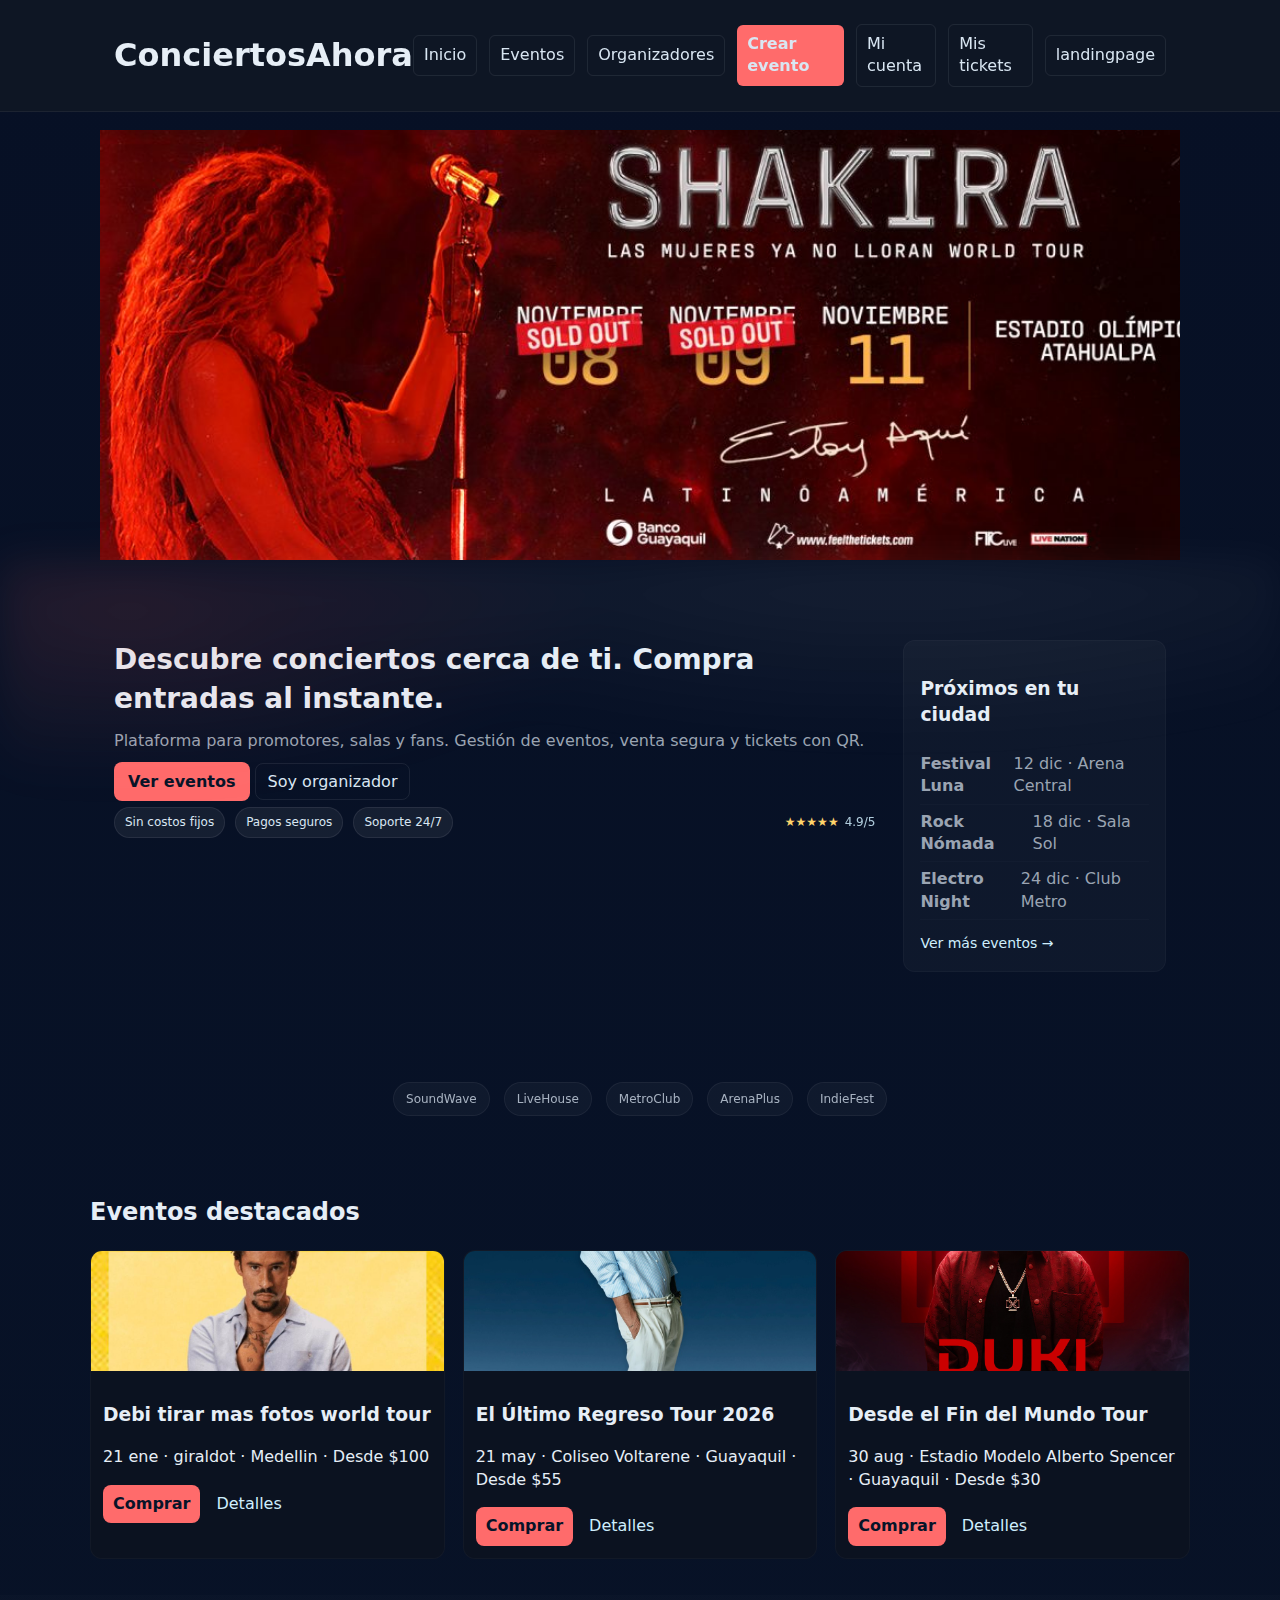
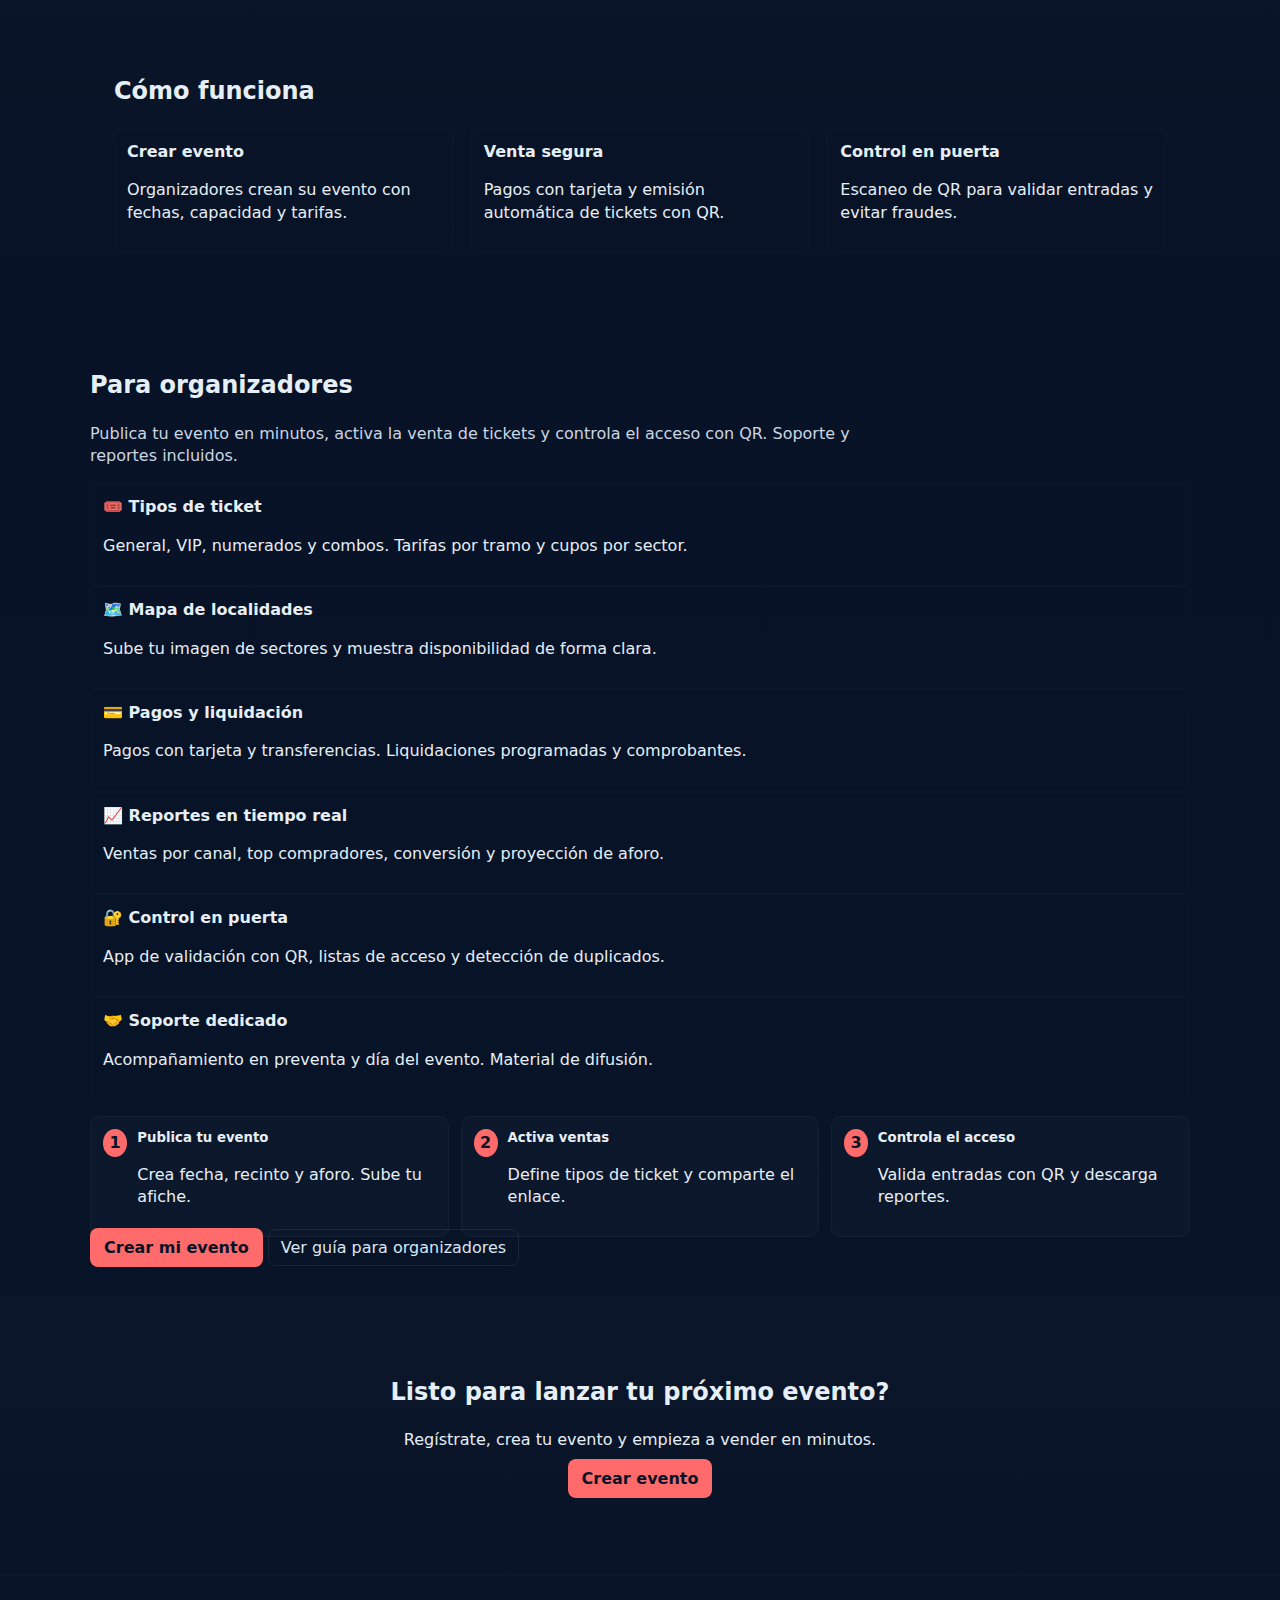
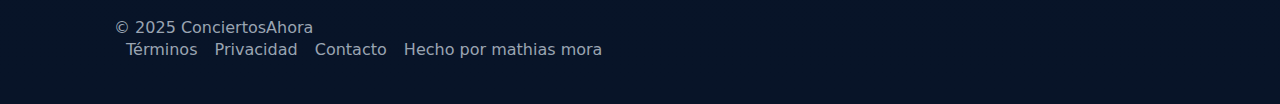
<file: index.html>
<!doctype html>
<html lang="es">
<head>
  <meta charset="utf-8" />
  <meta name="viewport" content="width=device-width,initial-scale=1" />
  <title>ConciertosAhora — Eventos y Venta de Boletos</title>
  <link rel="stylesheet" href="css/nav.css" />
  <link rel="stylesheet" href="css/index.css" />
</head>
<body>
  <header class="site-header">
    <div class="container">
      <h1 class="logo">ConciertosAhora</h1>
      <nav class="nav">
        <a href="index.html" class="btn-outline">Inicio</a>
        <a href="events.html" class="btn-outline">Eventos</a>
        <a href="organizers.html" class="btn-outline">Organizadores</a>
        <a href="create-event.html" class="btn">Crear evento</a>
        <a href="account.html" class="btn-outline">Mi cuenta</a>
        <a href="tickets.html" class="btn-outline">Mis tickets</a>
        <a href="landingpage/index.html" class="btn-outline">landingpage</a>
      </nav>
      <button class="menu-toggle" aria-label="Abrir menú">☰</button>
    </div>
  </header>
  <section class="banner-rotator" aria-label="Promociones destacadas">
    <div class="banner-track">
      <img src="img/11NOV-banner_1519x600--985x430.jpg" alt="Promo noviembre" class="active" />
      <img src="img/AFRODISE_banner_1519x600-985x430.jpg" alt="Afrodise Festival" />
      <img src="img/Banner-home-web-RH-985x430.jpg" alt="Rock Hits" />
      <img src="img/8bbade14-7c9b-41a6-9f65-cb9c1577f7ed.jpeg" alt="Destacado especial" />
    </div>
  </section>

  <main>
    <section class="hero">
      <div class="hero-glow"></div>
      <div class="container hero-inner">
        <div>
          <h2>Descubre conciertos cerca de ti. Compra entradas al instante.</h2>
          <p>Plataforma para promotores, salas y fans. Gestión de eventos, venta segura y tickets con QR.</p>
          <div class="cta-row">
            <a href="events.html" class="btn">Ver eventos</a>
            <a href="#organizer" class="btn-outline">Soy organizador</a>
          </div>

          <div class="trust-row">
            <span class="pill">Sin costos fijos</span>
            <span class="pill">Pagos seguros</span>
            <span class="pill">Soporte 24/7</span>
            <span class="stars" aria-label="Calificación 4.9 de 5">
              ★★★★★ <em>4.9/5</em>
            </span>
          </div>
        </div>
        <div class="hero-card">
          <h3>Próximos en tu ciudad</h3>
          <ul class="mini-events">
            <li>
              <strong>Festival Luna</strong>
              <span>12 dic · Arena Central</span>
            </li>
            <li>
              <strong>Rock Nómada</strong>
              <span>18 dic · Sala Sol</span>
            </li>
            <li>
              <strong>Electro Night</strong>
              <span>24 dic · Club Metro</span>
            </li>
          </ul>
          <a href="events.html" class="link">Ver más eventos →</a>
        </div>
      </div>
    </section>

    <section class="logo-strip" aria-label="Marcas que confían">
      <div class="container logos">
        <span class="logo-pill">SoundWave</span>
        <span class="logo-pill">LiveHouse</span>
        <span class="logo-pill">MetroClub</span>
        <span class="logo-pill">ArenaPlus</span>
        <span class="logo-pill">IndieFest</span>
      </div>
    </section>

    <section id="events" class="container section">
      <h2>Eventos destacados</h2>
      <div class="grid" data-index-events>
        <div class="loading">Cargando eventos...</div>
      </div>
    </section>

    <section id="how" class="section alt">
      <div class="container">
        <h2>Cómo funciona</h2>
        <div class="features">
          <div class="feature">
            <h4>Crear evento</h4>
            <p>Organizadores crean su evento con fechas, capacidad y tarifas.</p>
          </div>
          <div class="feature">
            <h4>Venta segura</h4>
            <p>Pagos con tarjeta y emisión automática de tickets con QR.</p>
          </div>
          <div class="feature">
            <h4>Control en puerta</h4>
            <p>Escaneo de QR para validar entradas y evitar fraudes.</p>
          </div>
        </div>
      </div>
    </section>

    <section id="organizer" class="container section">
      <h2>Para organizadores</h2>
      <p class="lead">Publica tu evento en minutos, activa la venta de tickets y controla el acceso con QR. Soporte y reportes incluidos.</p>

      <div class="organizers-grid">
        <article class="feature">
          <h4>🎟️ Tipos de ticket</h4>
          <p>General, VIP, numerados y combos. Tarifas por tramo y cupos por sector.</p>
        </article>
        <article class="feature">
          <h4>🗺️ Mapa de localidades</h4>
          <p>Sube tu imagen de sectores y muestra disponibilidad de forma clara.</p>
        </article>
        <article class="feature">
          <h4>💳 Pagos y liquidación</h4>
          <p>Pagos con tarjeta y transferencias. Liquidaciones programadas y comprobantes.</p>
        </article>
        <article class="feature">
          <h4>📈 Reportes en tiempo real</h4>
          <p>Ventas por canal, top compradores, conversión y proyección de aforo.</p>
        </article>
        <article class="feature">
          <h4>🔐 Control en puerta</h4>
          <p>App de validación con QR, listas de acceso y detección de duplicados.</p>
        </article>
        <article class="feature">
          <h4>🤝 Soporte dedicado</h4>
          <p>Acompañamiento en preventa y día del evento. Material de difusión.</p>
        </article>
      </div>


      <div class="steps">
        <div class="step"><span class="num">1</span><div><h5>Publica tu evento</h5><p>Crea fecha, recinto y aforo. Sube tu afiche.</p></div></div>
        <div class="step"><span class="num">2</span><div><h5>Activa ventas</h5><p>Define tipos de ticket y comparte el enlace.</p></div></div>
        <div class="step"><span class="num">3</span><div><h5>Controla el acceso</h5><p>Valida entradas con QR y descarga reportes.</p></div></div>
      </div>

      <div class="cta-row">
        <a href="create-event.html" class="btn">Crear mi evento</a>
        <a href="organizers.html" class="btn-outline">Ver guía para organizadores</a>
      </div>
    </section>

    <section id="cta" class="section cta">
      <div class="container">
        <h2>Listo para lanzar tu próximo evento?</h2>
        <p>Regístrate, crea tu evento y empieza a vender en minutos.</p>
        <a href="#" class="btn">Crear evento</a>
      </div>
    </section>
  </main>

  <footer class="site-footer">
    <div class="container">
      <div>© 2025 ConciertosAhora</div>
      <div class="foot-links">
        <a href="#">Términos</a>
        <a href="#">Privacidad</a>
        <a href="#">Contacto</a>
        <a href="#">Hecho por mathias mora</a>
      </div>
    </div>
  </footer>

  <script>
    // Toggle simple menu (mobile)
    const btn = document.querySelector('.menu-toggle');
    const nav = document.querySelector('.nav');
    if (btn && nav) {
      btn.setAttribute('aria-expanded', 'false');
      btn.addEventListener('click', ()=> {
        const isOpen = nav.classList.toggle('open');
        btn.setAttribute('aria-expanded', String(isOpen));
      });
      // Cerrar menú al seleccionar una opción en móvil
      nav.addEventListener('click', (e)=>{
        const target = e.target;
        if (target && target.tagName === 'A' && nav.classList.contains('open')) {
          nav.classList.remove('open');
          btn.setAttribute('aria-expanded', 'false');
        }
      });
    }

    // Contadores animados para stats (aparecen al hacer scroll)
    const stats = document.querySelectorAll('.stat-card');
    const obs = new IntersectionObserver(entries => {
      entries.forEach(e => {
        if (e.isIntersecting) {
          const el = e.target;
          const target = parseFloat(el.getAttribute('data-target'));
          if (!target || el.dataset.done) return;
          el.dataset.done = '1';
          const strong = el.querySelector('strong');
          const isPercent = strong.textContent.includes('%');
          const isPlus = strong.textContent.includes('+');
          const end = target;
          let cur = 0;
          const step = () => {
            cur += Math.max(1, end / 40);
            if (cur >= end) cur = end;
            strong.textContent = `${isPlus?'+':''}${isPercent?cur.toFixed(1):Math.floor(cur)}${isPercent?'%':''}`;
            if (cur < end) requestAnimationFrame(step);
          };
          requestAnimationFrame(step);
          obs.unobserve(el);
        }
      })
    }, { threshold: 0.3 });
    stats.forEach(s => obs.observe(s));
  </script>
  <script src="js/banner.js"></script>
  <script>
    // Render dinámico de eventos destacados desde data/events.json
    (function(){
      const grid = document.querySelector('[data-index-events]');
      if(!grid) return;
      fetch('data/events.json')
        .then(r=>r.json())
        .then(events=>{
          // Ordenar por fecha ascendente y tomar los próximos 6
          const upcoming = events
            .filter(ev => ev.date)
            .sort((a,b)=> new Date(a.date) - new Date(b.date))
            .slice(0,3);
          grid.innerHTML = upcoming.map(ev => {
            const imgDiv = ev.thumbImage
              ? `<div class=\"card-img poster\"><img src=\"${ev.thumbImage}\" alt=\"${ev.title}\"/></div>`
              : `<div class=\"card-img ${ev.thumbClass || ''}\"></div>`;
            const city = ev.city ? ` · ${ev.city}` : '';
            return `
            <article class=\"card\" data-id=\"${ev.id}\">\n              ${imgDiv}\n              <div class=\"card-body\">\n                <h3>${ev.title}</h3>\n                <p>${ev.displayDate} · ${ev.venue}${city} · Desde $${ev.priceFrom}</p>\n                <div class=\"card-actions\">\n                  <a href=\"checkout.html?id=${ev.id}\" class=\"btn-small\">Comprar</a>\n                  <a href=\"event.html?id=${ev.id}\" class=\"btn-link\">Detalles</a>\n                </div>\n              </div>\n            </article>`;
          }).join('');
        })
        .catch(err=>{
          console.error('Error cargando eventos en index', err);
          grid.innerHTML = '<p class="muted">No se pudo cargar la lista de eventos.</p>';
        });
    })();
  </script>
</body>
</html>
</file>
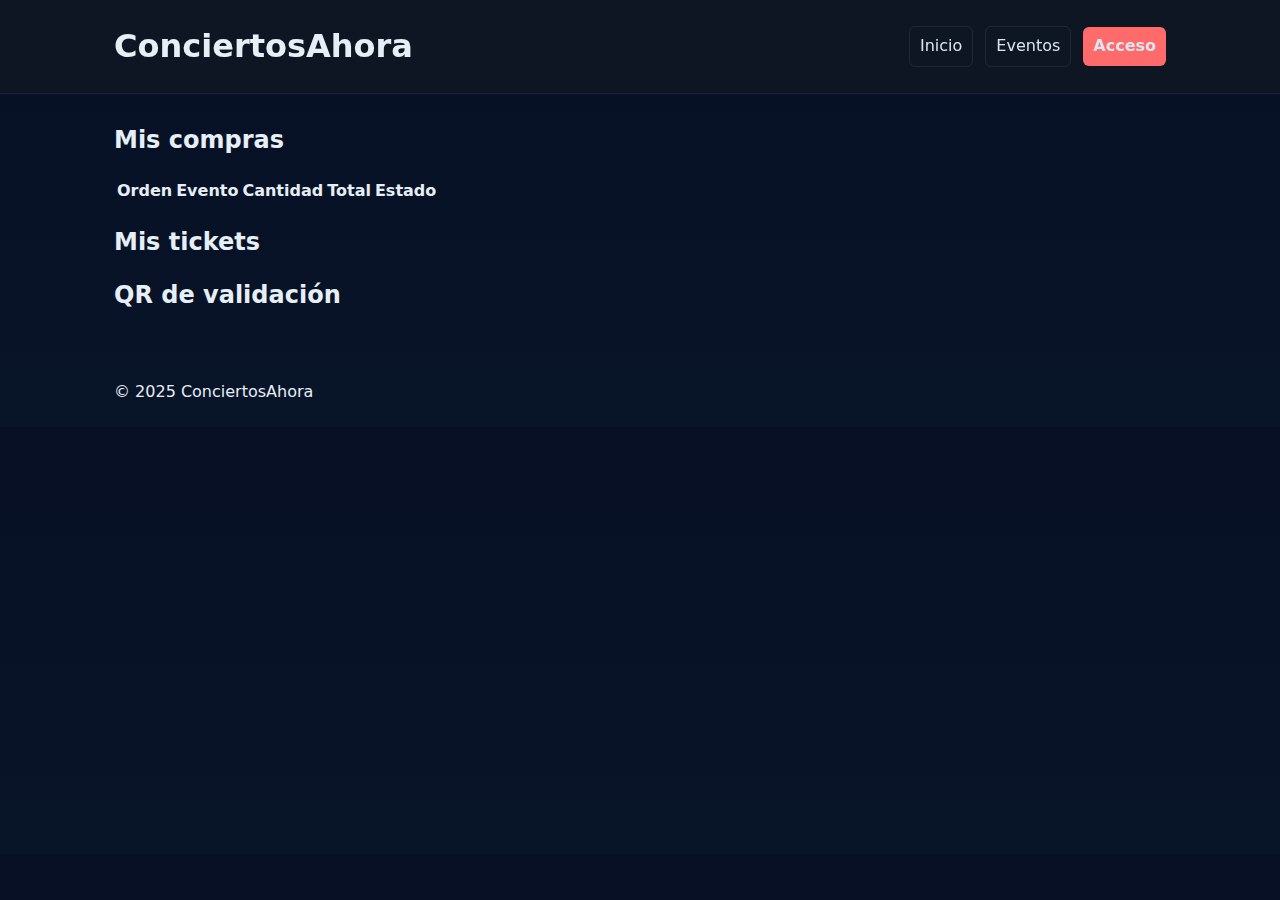
<file: account.html>
<!doctype html>
<html lang="es">
<head>
  <meta charset="utf-8" />
  <meta name="viewport" content="width=device-width,initial-scale=1" />
  <title>Mi Cuenta — ConciertosAhora</title>
  <link rel="stylesheet" href="css/nav.css" />
  <link rel="stylesheet" href="css/events.css" />
</head>
<body>
  <header class="site-header">
    <div class="container">
      <h1 class="logo">ConciertosAhora</h1>
      <nav class="nav">
        <a href="index.html" class="btn-outline">Inicio</a>
        <a href="events.html" class="btn-outline">Eventos</a>
        <a href="auth.html" class="btn">Acceso</a>
      </nav>
      <button class="menu-toggle" aria-label="Abrir menú">☰</button>
    </div>
  </header>

  <main class="container section">
    <h2>Mis compras</h2>
    <table class="feature">
      <thead>
        <tr><th>Orden</th><th>Evento</th><th>Cantidad</th><th>Total</th><th>Estado</th></tr>
      </thead>
      <tbody id="orders-body"></tbody>
    </table>

    <h2>Mis tickets</h2>
    <div id="tickets-container" class="features"></div>

    <h2>QR de validación</h2>
    <div id="qr-container" class="feature"></div>
  </main>

  <footer class="site-footer">
    <div class="container">© 2025 ConciertosAhora</div>
  </footer>

  <script>
    const btn = document.querySelector('.menu-toggle');
    const nav = document.querySelector('.nav');
    btn && btn.addEventListener('click', () => nav.classList.toggle('open'));
  </script>
  <script src="js/account.js"></script>
</body>
</html>
</file>
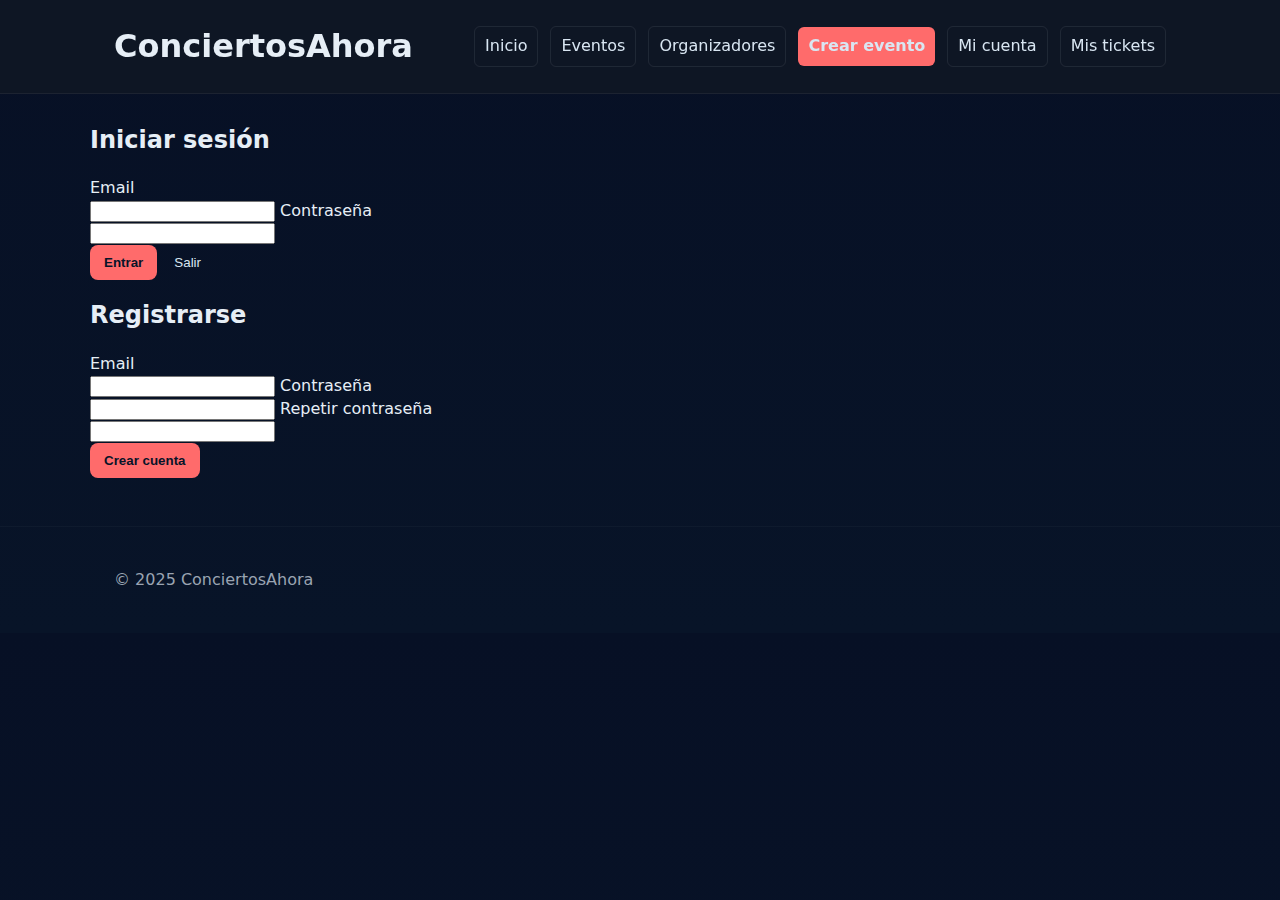
<file: auth.html>
<!doctype html>
<html lang="es">
<head>
  <meta charset="utf-8" />
  <meta name="viewport" content="width=device-width,initial-scale=1" />
  <title>Acceso — ConciertosAhora</title>
  <link rel="stylesheet" href="css/nav.css" />
  <link rel="stylesheet" href="css/auth.css" />
</head>
<body>
  <header class="site-header">
    <div class="container">
      <h1 class="logo">ConciertosAhora</h1>
      <nav class="nav">
        <a href="index.html" class="btn-outline">Inicio</a>
        <a href="events.html" class="btn-outline">Eventos</a>
        <a href="organizers.html" class="btn-outline">Organizadores</a>
        <a href="create-event.html" class="btn">Crear evento</a>
        <a href="account.html" class="btn-outline">Mi cuenta</a>
        <a href="tickets.html" class="btn-outline">Mis tickets</a>
      </nav>
      <button class="menu-toggle" aria-label="Abrir menú">☰</button>
    </div>
  </header>

  <main class="container section">
    <h2>Iniciar sesión</h2>
    <div class="feature">
      <label>Email<br><input id="login-email" type="email" /></label>
      <label>Contraseña<br><input id="login-password" type="password" /></label>
      <div class="card-actions">
        <button id="btn-login" class="btn">Entrar</button>
        <button id="btn-logout" class="btn-outline">Salir</button>
      </div>
    </div>

    <h2>Registrarse</h2>
    <div class="feature">
      <label>Email<br><input id="register-email" type="email" /></label>
      <label>Contraseña<br><input id="register-password" type="password" /></label>
      <label>Repetir contraseña<br><input id="register-password2" type="password" /></label>
      <div class="card-actions">
        <button id="btn-register" class="btn">Crear cuenta</button>
      </div>
    </div>
  </main>

  <footer class="site-footer">
    <div class="container">
      <div>© 2025 ConciertosAhora</div>
    </div>
  </footer>

  <script>
    const btn = document.querySelector('.menu-toggle');
    const nav = document.querySelector('.nav');
    btn && btn.addEventListener('click', () => nav.classList.toggle('open'));
  </script>
  <script src="js/auth.js"></script>
</body>
</html>
</file>
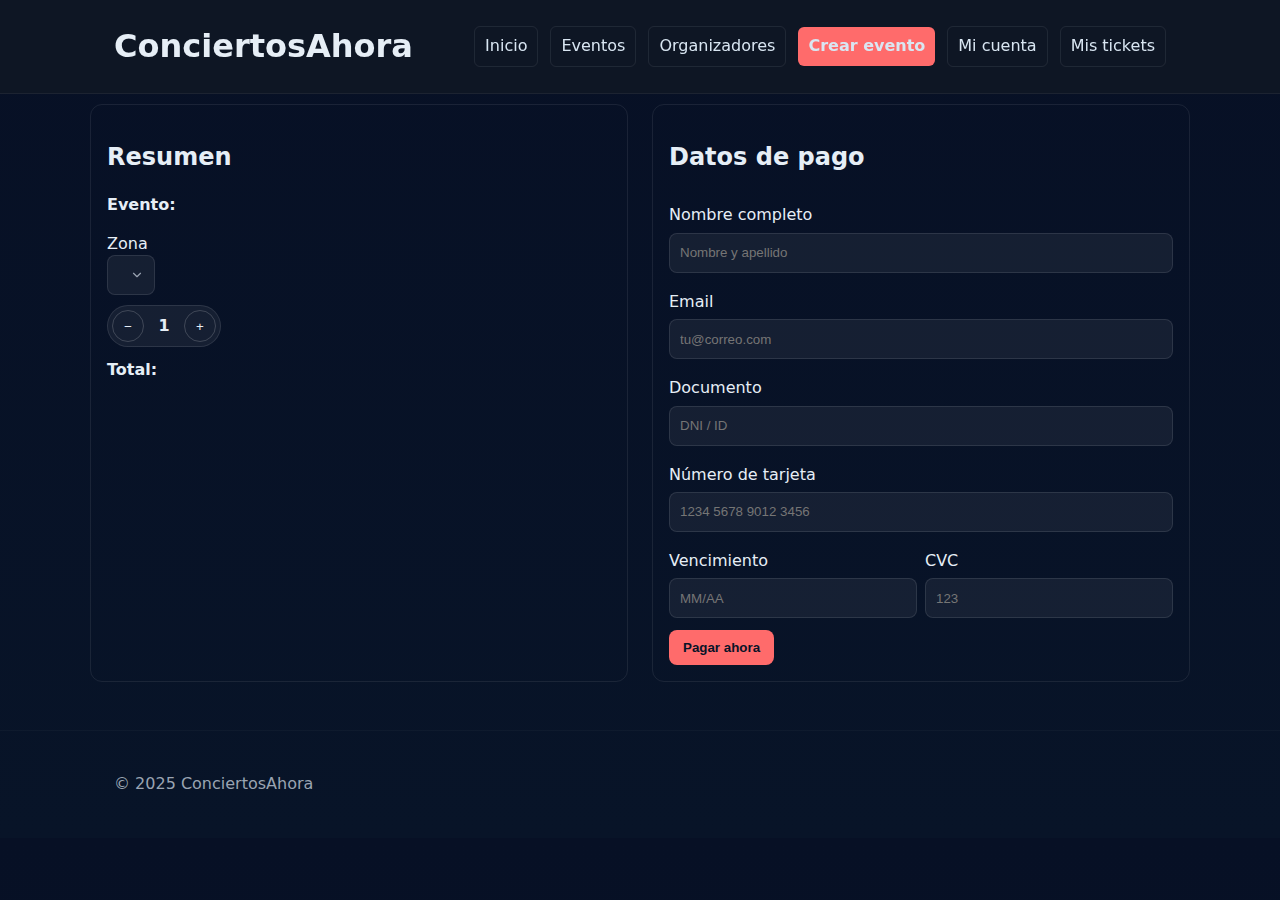
<file: checkout.html>
<!doctype html>
<html lang="es">
<head>
  <meta charset="utf-8" />
  <meta name="viewport" content="width=device-width,initial-scale=1" />
  <title>Checkout — ConciertosAhora</title>
  <link rel="stylesheet" href="css/nav.css" />
  <link rel="stylesheet" href="css/checkout.css" />
</head>
<body>
  <header class="site-header">
    <div class="container">
      <h1 class="logo">ConciertosAhora</h1>
      <nav class="nav">
        <a href="index.html" class="btn-outline">Inicio</a>
        <a href="events.html" class="btn-outline">Eventos</a>
        <a href="organizers.html" class="btn-outline">Organizadores</a>
        <a href="create-event.html" class="btn">Crear evento</a>
        <a href="account.html" class="btn-outline">Mi cuenta</a>
        <a href="tickets.html" class="btn-outline">Mis tickets</a>
      </nav>
      <button class="menu-toggle" aria-label="Abrir menú">☰</button>
    </div>
  </header>

  <main class="container section">
    <div class="checkout-grid">
      <section class="summary">
        <h2>Resumen</h2>
        <p><strong>Evento:</strong> <span id="checkout-event-name"></span></p>
        <div class="feature mt-12">
          <label for="co-zone">Zona</label>
          <select id="co-zone"></select>
          <div class="card-actions mt-10">
            <div class="qty-stepper">
              <button class="btn-outline" id="co-minus" aria-label="Menos">−</button>
              <span id="co-qty" class="qty">1</span>
              <button class="btn-outline" id="co-plus" aria-label="Más">+</button>
            </div>
          </div>
        </div>
        <p class="mt-12"><strong>Total:</strong> <span id="checkout-total"></span></p>
      </section>

      <section class="summary">
        <h2>Datos de pago</h2>
        <div class="form-grid">
          <label>Nombre completo<input id="co-name" type="text" placeholder="Nombre y apellido"/></label>
          <label>Email<input id="co-email" type="email" placeholder="tu@correo.com"/></label>
          <label>Documento<input id="co-doc" type="text" placeholder="DNI / ID"/></label>
          <label>Número de tarjeta<input id="co-card" type="text" inputmode="numeric" placeholder="1234 5678 9012 3456"/></label>
          <div class="row">
            <label>Vencimiento<input id="co-exp" type="text" placeholder="MM/AA"/></label>
            <label>CVC<input id="co-cvc" type="text" placeholder="123"/></label>
          </div>
        </div>
        <div class="card-actions mt-12">
          <button id="btn-submit-order" class="btn">Pagar ahora</button>
        </div>
      </section>
    </div>
  </main>

  <footer class="site-footer"><div class="container">© 2025 ConciertosAhora</div></footer>

  <script>
    const btn = document.querySelector('.menu-toggle');
    const nav = document.querySelector('.nav');
    btn && btn.addEventListener('click', () => nav.classList.toggle('open'));
  </script>
  <script src="js/cart.js"></script>
  
</body>
</html>
</file>
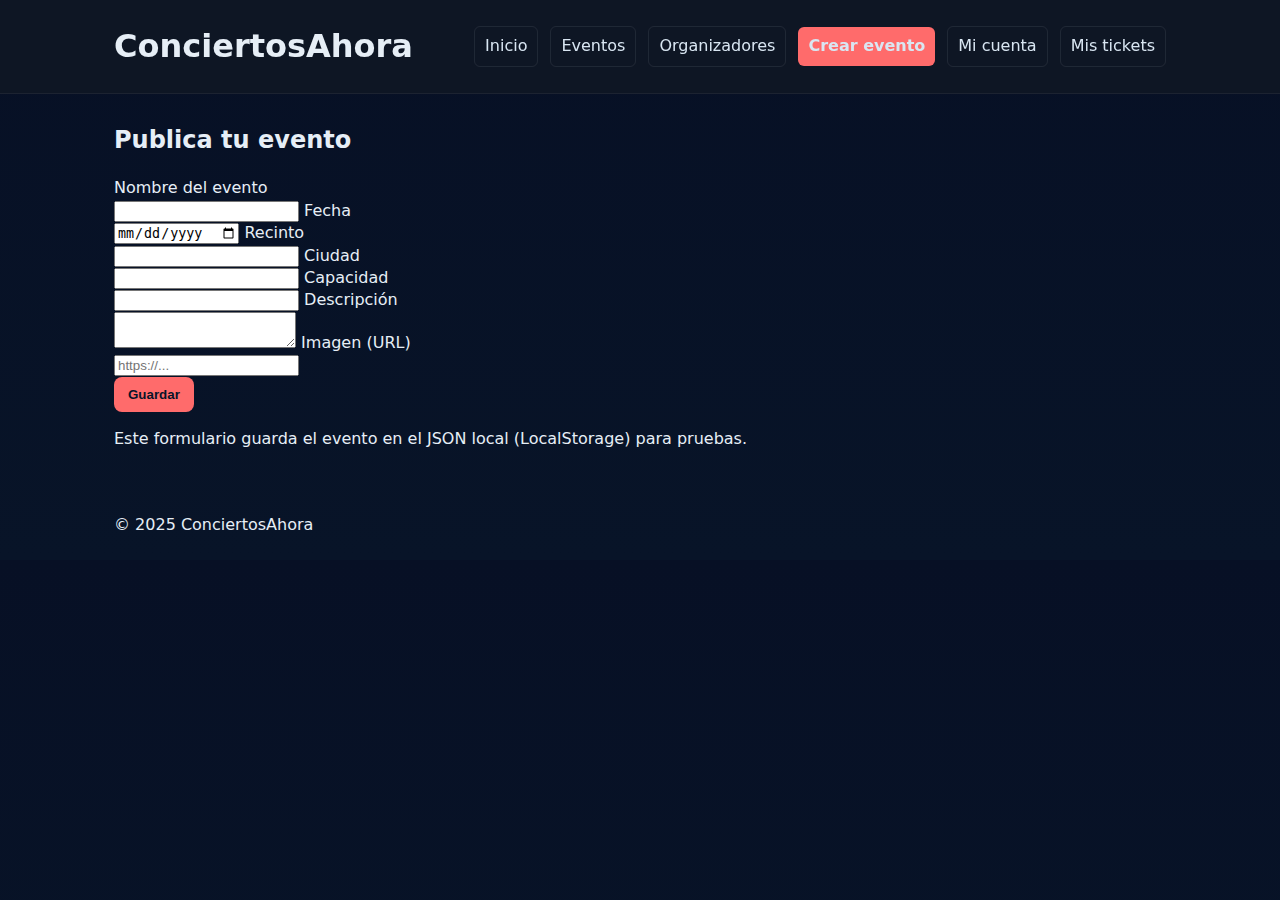
<file: create-event.html>
<!doctype html>
<html lang="es">
<head>
  <meta charset="utf-8" />
  <meta name="viewport" content="width=device-width,initial-scale=1" />
  <title>Crear Evento — ConciertosAhora</title>
  <link rel="stylesheet" href="css/nav.css" />
</head>
<body>
  <header class="site-header">
    <div class="container">
      <h1 class="logo">ConciertosAhora</h1>
      <nav class="nav">
        <a href="index.html" class="btn-outline">Inicio</a>
        <a href="events.html" class="btn-outline">Eventos</a>
        <a href="organizers.html" class="btn-outline">Organizadores</a>
        <a href="create-event.html" class="btn">Crear evento</a>
        <a href="account.html" class="btn-outline">Mi cuenta</a>
        <a href="tickets.html" class="btn-outline">Mis tickets</a>
      </nav>
      <button class="menu-toggle" aria-label="Abrir menú">☰</button>
    </div>
  </header>

  <main class="container section">
    <h2>Publica tu evento</h2>
    <form id="create-event-form" class="feature">
      <label>Nombre del evento<br><input id="ev-title" type="text" required /></label>
      <label>Fecha<br><input id="ev-date" type="date" required /></label>
      <label>Recinto<br><input id="ev-venue" type="text" required /></label>
      <label>Ciudad<br><input id="ev-city" type="text" /></label>
      <label>Capacidad<br><input id="ev-capacity" type="number" min="0" /></label>
      <label>Descripción<br><textarea id="ev-description"></textarea></label>
      <label>Imagen (URL)<br><input id="ev-thumb" type="url" placeholder="https://..." /></label>
      <div class="card-actions"><button type="submit" class="btn">Guardar</button></div>
    </form>
    <p class="muted">Este formulario guarda el evento en el JSON local (LocalStorage) para pruebas.</p>
  </main>

  <footer class="site-footer"><div class="container">© 2025 ConciertosAhora</div></footer>

  <script>
    const btn = document.querySelector('.menu-toggle');
    const nav = document.querySelector('.nav');
    btn && btn.addEventListener('click', () => nav.classList.toggle('open'));
  </script>
  <script src="js/storage.js"></script>
  <script>
    document.getElementById('create-event-form')?.addEventListener('submit', (e)=>{
      e.preventDefault();
      const ev = {
        id: (document.getElementById('ev-title').value || '').toLowerCase().replace(/\s+/g,'-'),
        title: document.getElementById('ev-title').value,
        date: document.getElementById('ev-date').value,
        displayDate: new Date(document.getElementById('ev-date').value).toLocaleDateString('es-ES', { day:'2-digit', month:'short'}),
        venue: document.getElementById('ev-venue').value,
        city: document.getElementById('ev-city').value,
        priceFrom: 0,
        thumbImage: document.getElementById('ev-thumb').value,
        genres: [],
        description: document.getElementById('ev-description').value,
        ticketsLink: '#'
      };
      const override = getStorage('events_override') || [];
      override.push(ev);
      setStorage('events_override', override);
      alert('Evento guardado en LocalStorage. Abre events.html para ver el listado.');
    });
  </script>
</body>
</html>
</file>
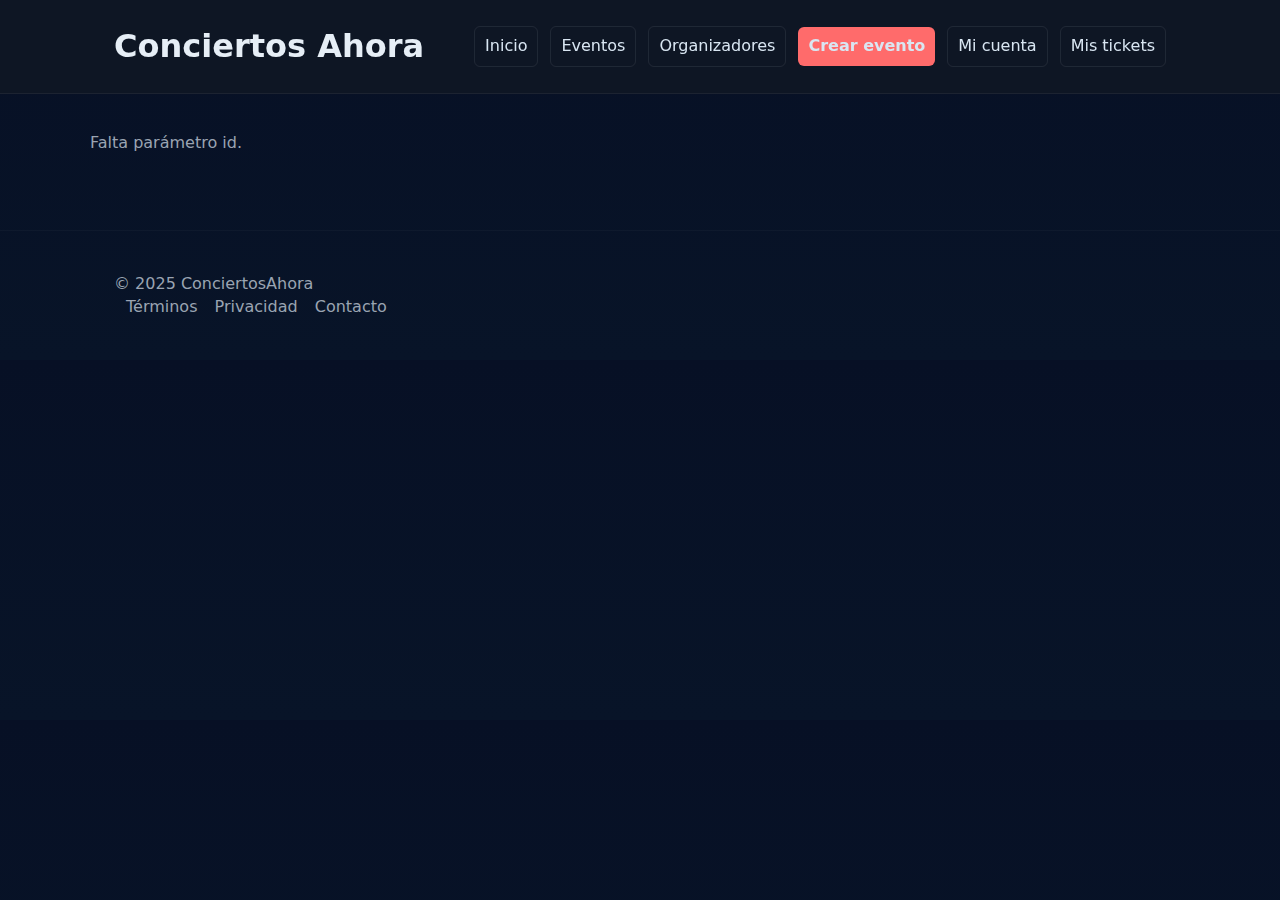
<file: event.html>
<!doctype html>
<html lang="es">
<head>
  <meta charset="utf-8" />
  <meta name="viewport" content="width=device-width,initial-scale=1" />
  <title>Evento | ConciertosAhora</title>
  <link rel="stylesheet" href="css/nav.css" />
  <link rel="stylesheet" href="css/event.css" />
</head>
<body>
  <header class="site-header">
    <div class="container">
      <h1 class="logo">Conciertos Ahora</h1>
      <nav class="nav">
        <a href="index.html" class="btn-outline">Inicio</a>
        <a href="events.html" class="btn-outline">Eventos</a>
        <a href="organizers.html" class="btn-outline">Organizadores</a>
        <a href="create-event.html" class="btn">Crear evento</a>
        <a href="account.html" class="btn-outline">Mi cuenta</a>
        <a href="tickets.html" class="btn-outline">Mis tickets</a>
      </nav>
      <button class="menu-toggle" aria-label="Abrir menú">☰</button>
    </div>
  </header>

  <main>
    <section class="container section event-detail" data-event-container>
      <div class="loading" data-loading>Loading...</div>
    </section>
  </main>

  <footer class="site-footer">
    <div class="container">
      <div>© 2025 ConciertosAhora</div>
      <div class="foot-links">
        <a href="#">Términos</a>
        <a href="#">Privacidad</a>
        <a href="#">Contacto</a>
      </div>
    </div>
  </footer>

  <script>
    const btn = document.querySelector('.menu-toggle');
    const nav = document.querySelector('.nav');
    btn && btn.addEventListener('click', () => nav.classList.toggle('open'));
  </script>
  <script src="js/event-detail.js"></script>
</body>
</html>
</file>
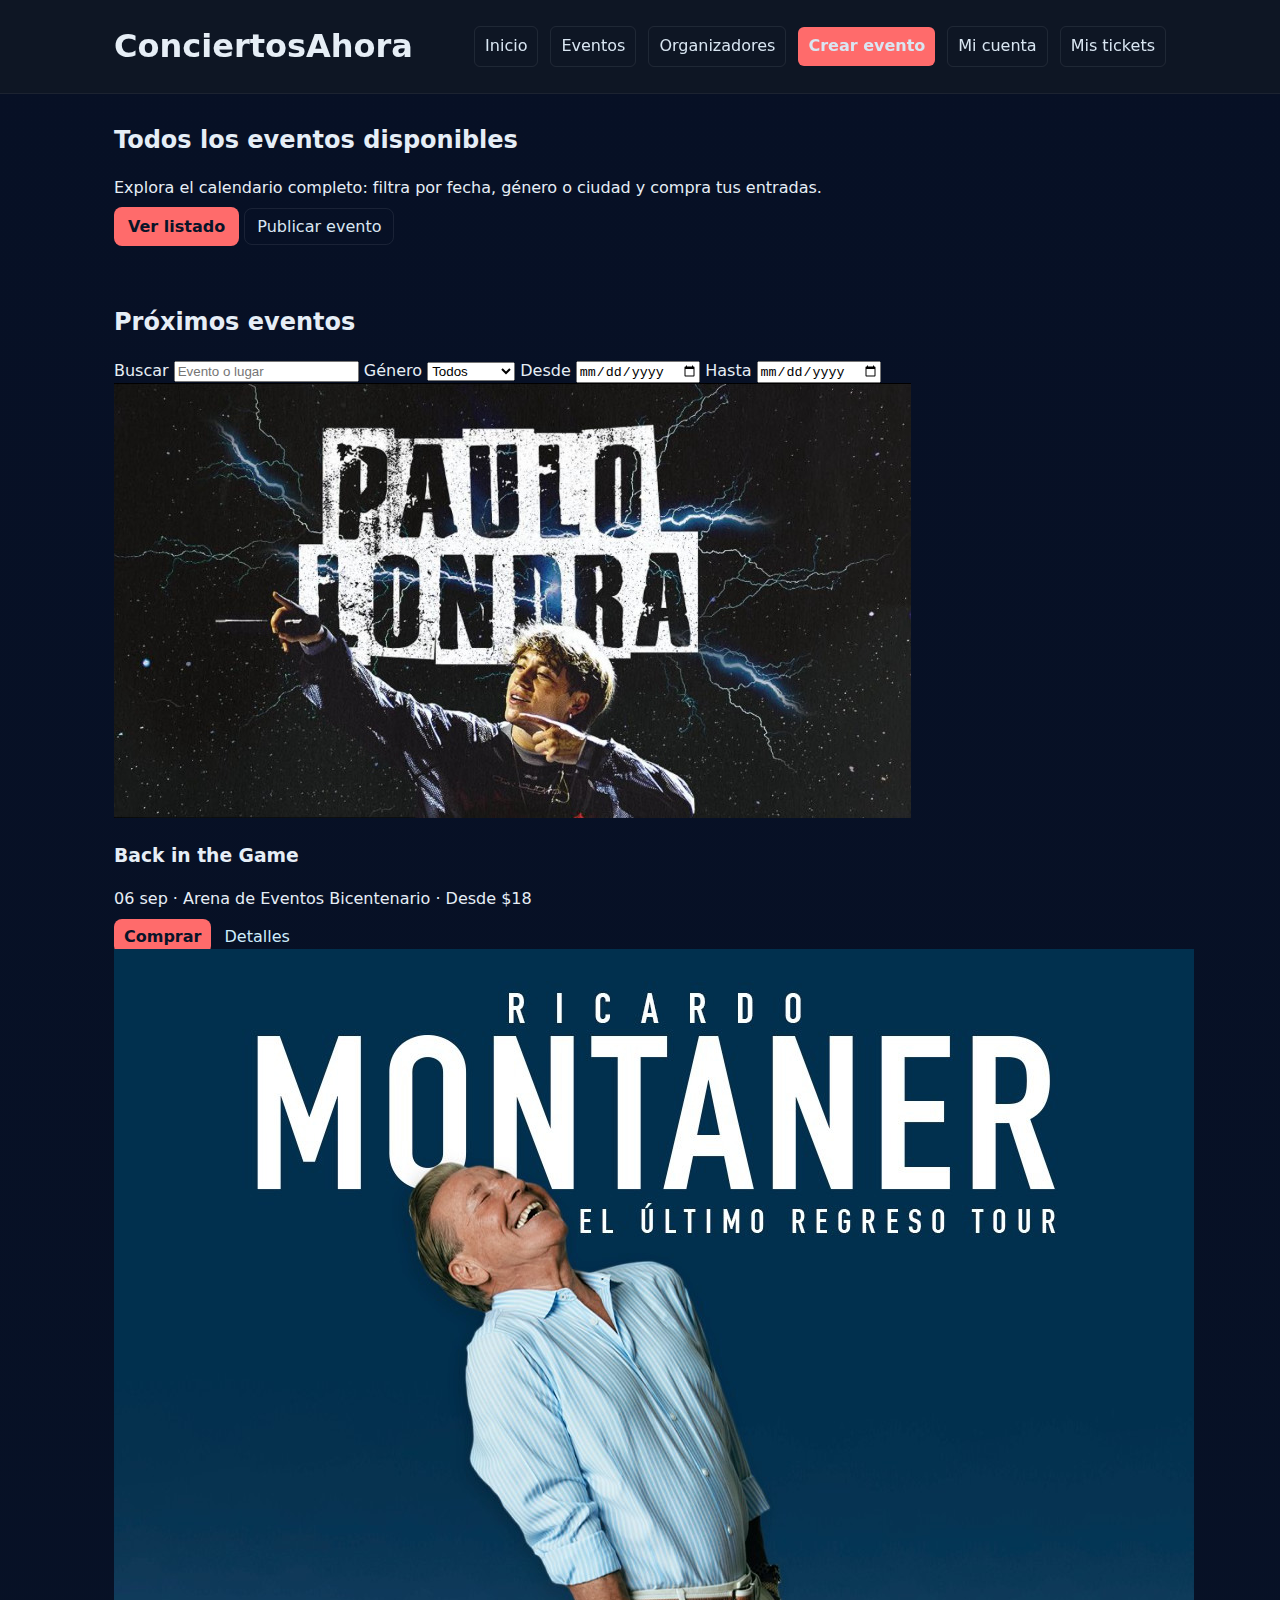
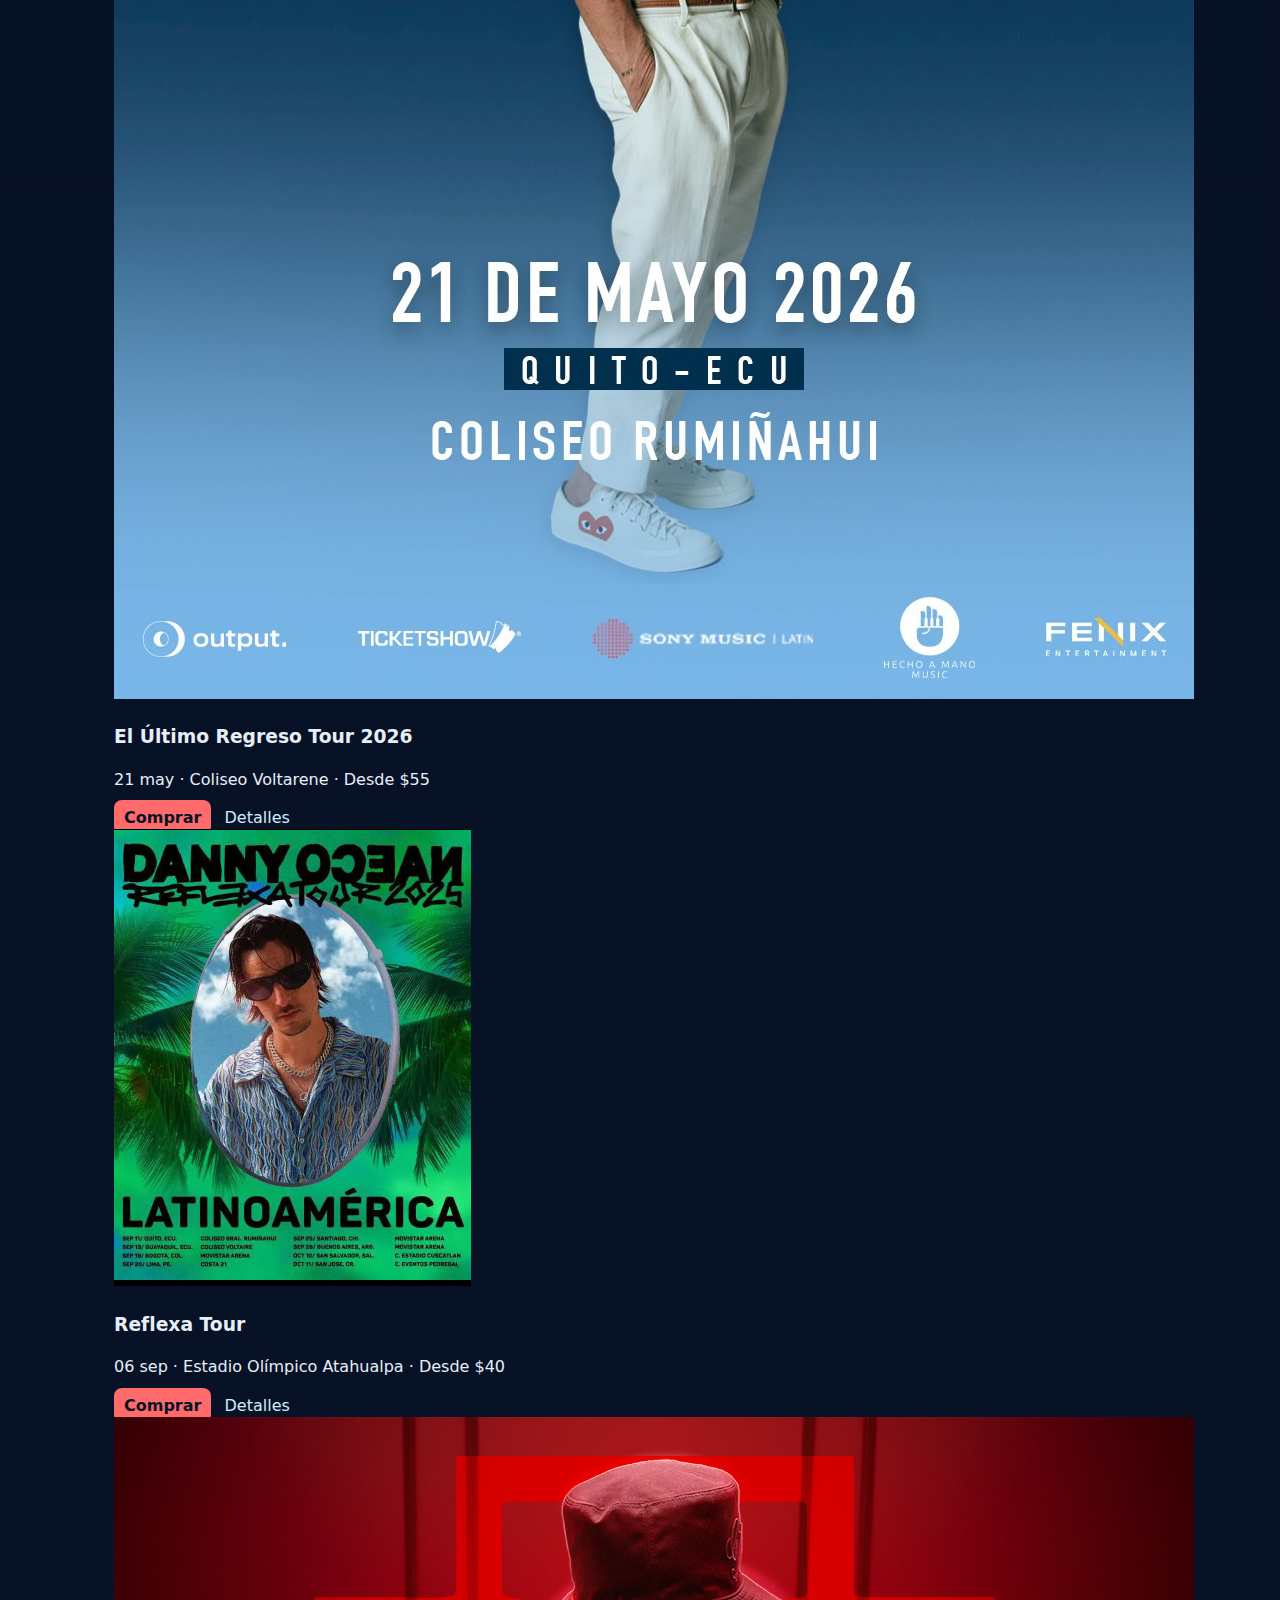
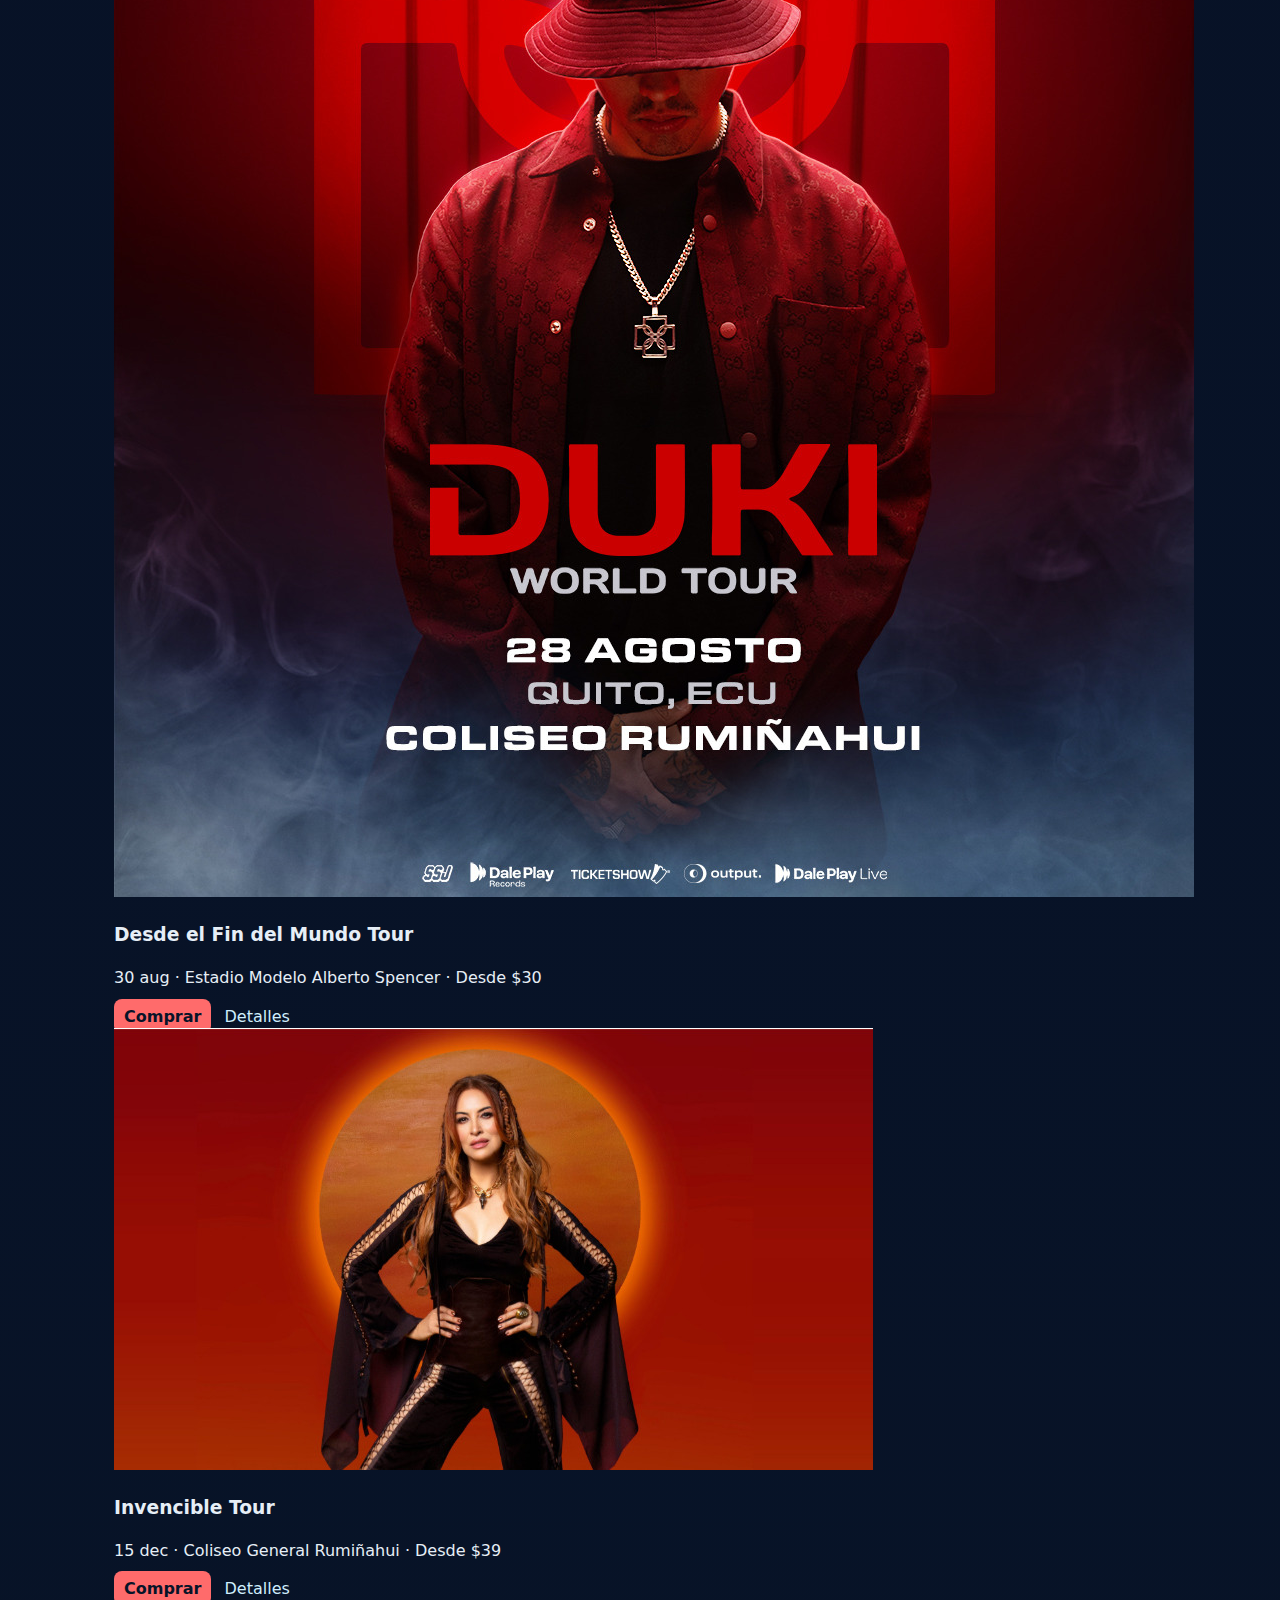
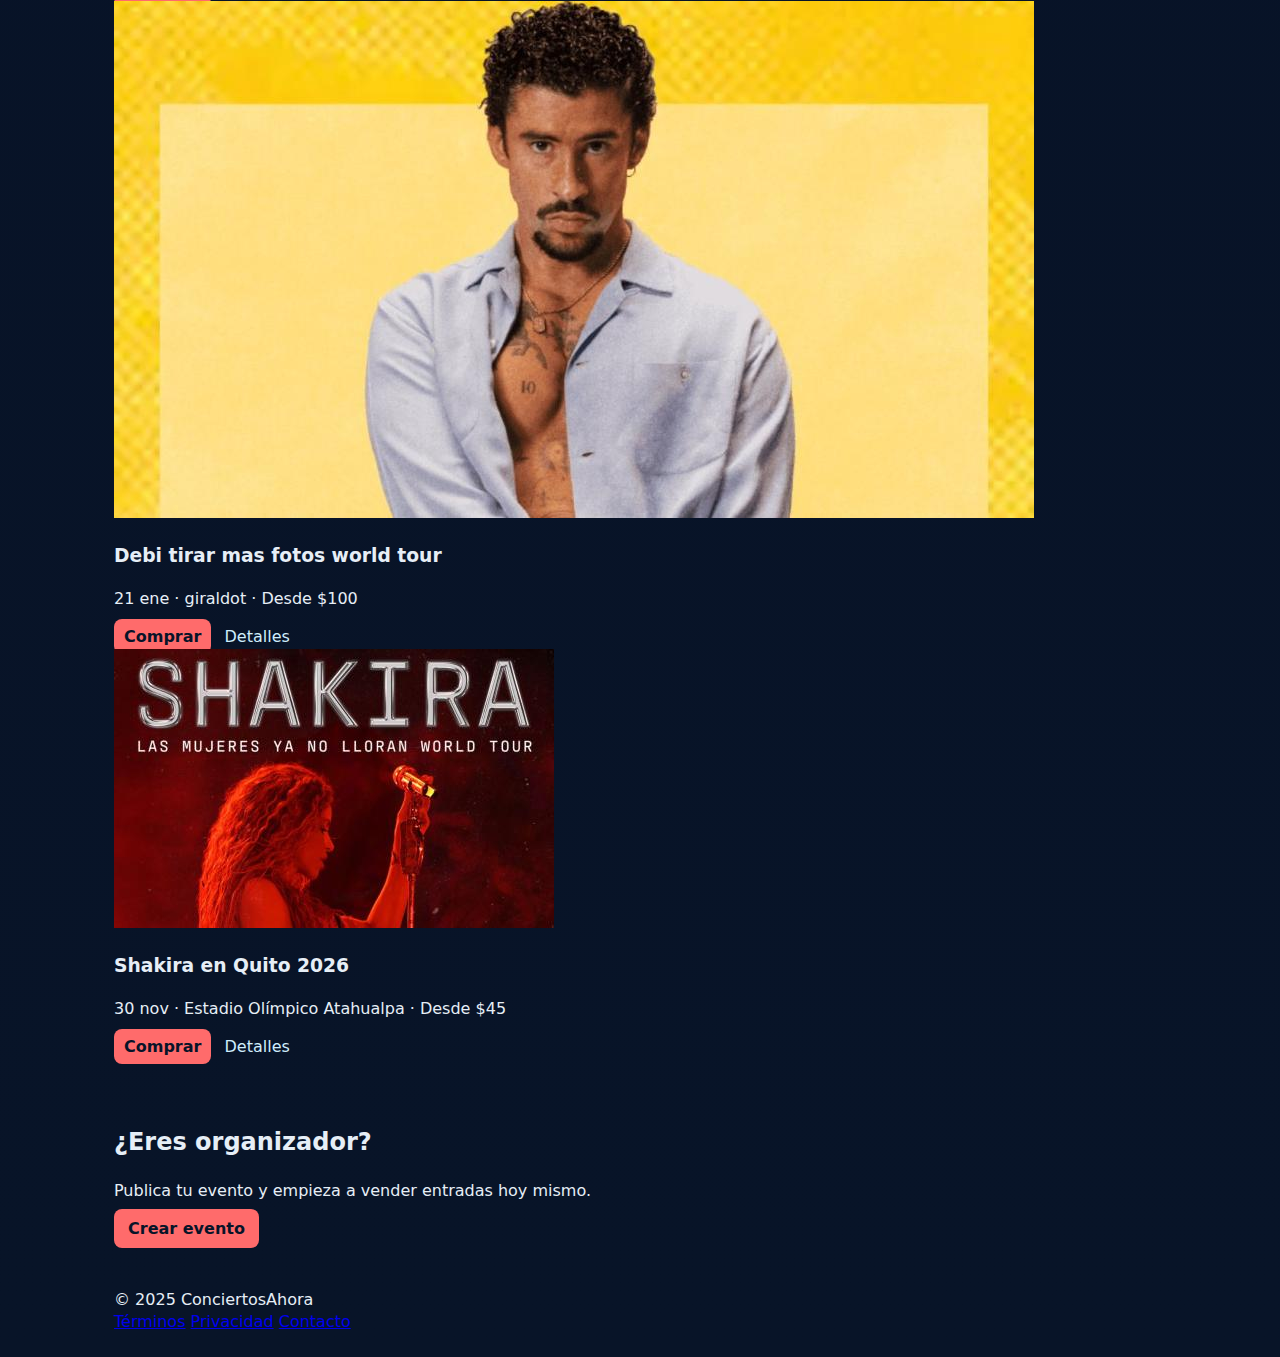
<file: events.html>
<!doctype html>
<html lang="es">
<head>
  <meta charset="utf-8" />
  <meta name="viewport" content="width=device-width,initial-scale=1" />
  <title>Eventos | ConciertosAhora</title>
  <link rel="stylesheet" href="css/nav.css" />
  <link rel="stylesheet" href="css/events.css" />
</head>
<body>
  <header class="site-header">
    <div class="container">
      <h1 class="logo">ConciertosAhora</h1>
      <nav class="nav">
        <a href="index.html" class="btn-outline">Inicio</a>
        <a href="events.html" class="btn-outline">Eventos</a>
        <a href="organizers.html" class="btn-outline">Organizadores</a>
        <a href="create-event.html" class="btn">Crear evento</a>
        <a href="account.html" class="btn-outline">Mi cuenta</a>
        <a href="tickets.html" class="btn-outline">Mis tickets</a>
      </nav>
      <button class="menu-toggle" aria-label="Abrir menú">☰</button>
    </div>
  </header>

  <main>
    <section class="hero">
      <div class="container hero-inner">
        <div>
          <h2>Todos los eventos disponibles</h2>
          <p>Explora el calendario completo: filtra por fecha, género o ciudad y compra tus entradas.</p>
          <div class="cta-row">
            <a href="#list" class="btn">Ver listado</a>
            <a href="index.html#cta" class="btn-outline">Publicar evento</a>
          </div>
        </div>
      </div>
    </section>

    <section id="list" class="container section">
      <h2>Próximos eventos</h2>
      <div class="feature" id="filters">
        <div class="filters-row">
          <label>Buscar <input type="search" id="f-text" placeholder="Evento o lugar"/></label>
          <label>Género
            <select id="f-genre"><option value="">Todos</option><option>Rock</option><option>Pop</option><option>Electrónica</option><option>Indie</option><option>Jazz</option></select>
          </label>
          <label>Desde <input type="date" id="f-from"/></label>
          <label>Hasta <input type="date" id="f-to"/></label>
        </div>
      </div>
      <div class="grid" data-events-grid>
        <div class="loading">Cargando eventos...</div>
      </div>
    </section>

    <section class="section alt">
      <div class="container">
        <h2>¿Eres organizador?</h2>
        <p>Publica tu evento y empieza a vender entradas hoy mismo.</p>
        <a href="index.html#cta" class="btn">Crear evento</a>
      </div>
    </section>
  </main>

  <footer class="site-footer">
    <div class="container">
      <div>© 2025 ConciertosAhora</div>
      <div class="foot-links">
        <a href="#">Términos</a>
        <a href="#">Privacidad</a>
        <a href="#">Contacto</a>
      </div>
    </div>
  </footer>

  <script>
    const btn = document.querySelector('.menu-toggle');
    const nav = document.querySelector('.nav');
    btn && btn.addEventListener('click', () => nav.classList.toggle('open'));
  </script>
  <script src="js/events.js"></script>
  <script>
    // Filtros simples conectados al render
    (function(){
      const grid = document.querySelector('[data-events-grid]');
      const fText = document.getElementById('f-text');
      const fGenre = document.getElementById('f-genre');
      const fFrom = document.getElementById('f-from');
      const fTo = document.getElementById('f-to');
      let all = [];
      const render = (list)=>{
        grid.innerHTML = list.map(ev => {
          const imgDiv = ev.thumbImage
            ? `<div class=\"card-img poster\"><img src=\"${ev.thumbImage}\" alt=\"${ev.title}\"/></div>`
            : `<div class=\"card-img ${ev.thumbClass || ''}\"></div>`;
          return `
          <article class=\"card\" data-id=\"${ev.id}\">\n            ${imgDiv}\n            <div class=\"card-body\">\n              <h3>${ev.title}</h3>\n              <p>${ev.displayDate} · ${ev.venue} · Desde $${ev.priceFrom}</p>\n              <div class=\"card-actions\">\n                  <a href=\"checkout.html?id=${ev.id}\" class=\"btn-small\">Comprar</a>\n                  <a href=\"event.html?id=${ev.id}\" class=\"btn-link\">Detalles</a>\n              </div>\n            </div>\n          </article>`;
        }).join('');
      };
      function apply(){
        const q = (fText.value||'').toLowerCase();
        const g = fGenre.value;
        const f = fFrom.value;
        const t = fTo.value;
        const inRange = (d)=> {
          const dd = new Date(d);
          return (!f || dd >= new Date(f)) && (!t || dd <= new Date(t));
        };
        const filtered = all.filter(ev =>
          (!q || `${ev.title} ${ev.venue}`.toLowerCase().includes(q)) &&
          (!g || (ev.genres||[]).includes(g)) && inRange(ev.date)
        );
        render(filtered);
      }
      Promise.resolve(fetch('data/events.json').then(r=>r.json())).then(events=>{
        all = events;
        render(all);
      });
      ['input','change'].forEach(evt => {
        fText.addEventListener(evt, apply);
        fGenre.addEventListener(evt, apply);
        fFrom.addEventListener(evt, apply);
        fTo.addEventListener(evt, apply);
      });
    })();
  </script>
</body>
</html>
</file>
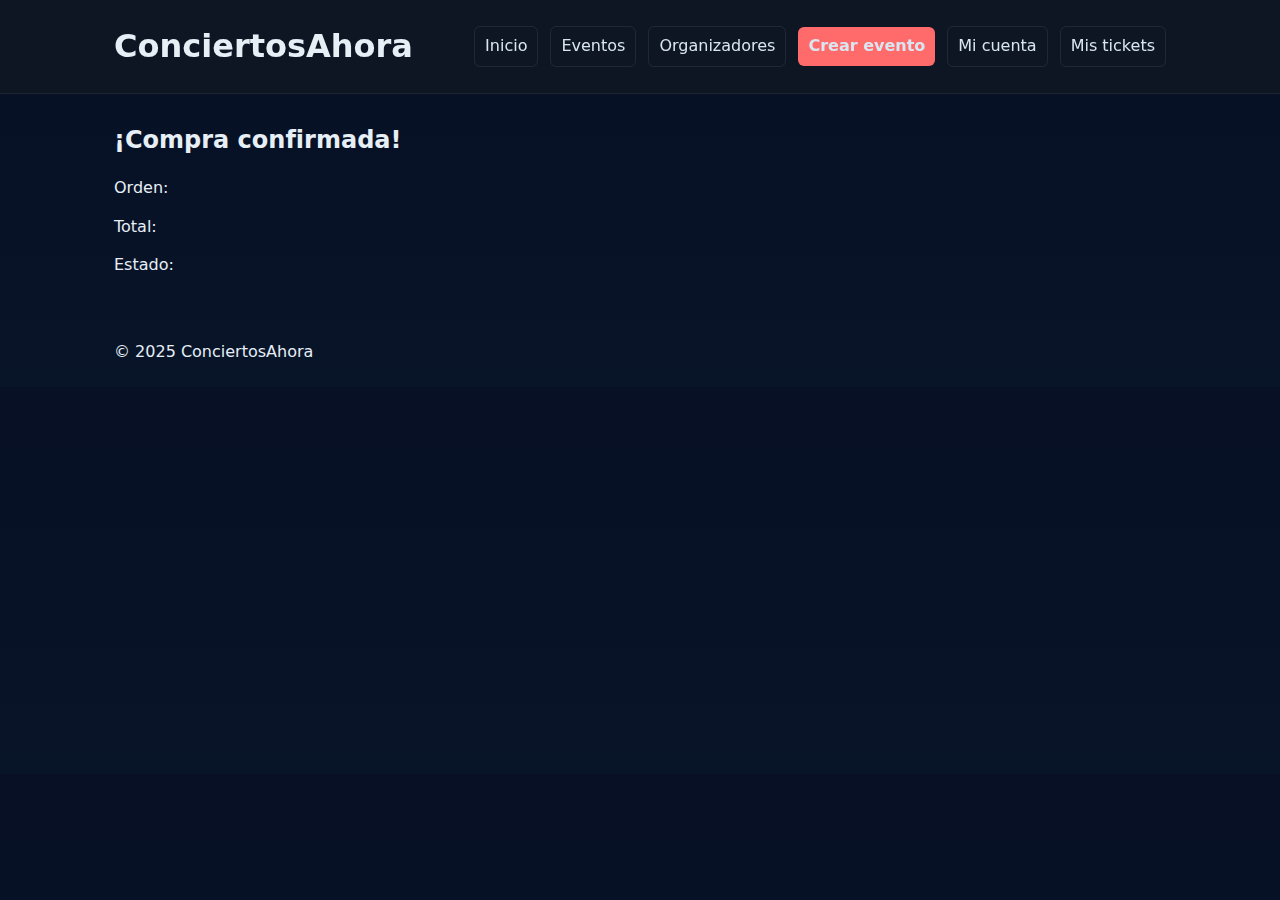
<file: order-confirmation.html>
<!doctype html>
<html lang="es">
<head>
  <meta charset="utf-8" />
  <meta name="viewport" content="width=device-width,initial-scale=1" />
  <title>Confirmación — ConciertosAhora</title>
  <link rel="stylesheet" href="css/nav.css" />
</head>
<body>
  <header class="site-header">
    <div class="container">
      <h1 class="logo">ConciertosAhora</h1>
      <nav class="nav">
        <a href="index.html" class="btn-outline">Inicio</a>
        <a href="events.html" class="btn-outline">Eventos</a>
        <a href="organizers.html" class="btn-outline">Organizadores</a>
        <a href="create-event.html" class="btn">Crear evento</a>
        <a href="account.html" class="btn-outline">Mi cuenta</a>
        <a href="tickets.html" class="btn-outline">Mis tickets</a>
      </nav>
      <button class="menu-toggle" aria-label="Abrir menú">☰</button>
    </div>
  </header>

  <main class="container section">
    <h2>¡Compra confirmada!</h2>
    <div class="feature">
      <p>Orden: <span id="confirm-order-id"></span></p>
      <p>Total: <span id="confirm-order-total"></span></p>
      <p>Estado: <span id="confirm-order-status"></span></p>
      <div id="confirm-order-qr" class="feature"></div>
    </div>
  </main>

  <footer class="site-footer"><div class="container">© 2025 ConciertosAhora</div></footer>

  <script>
    const btn = document.querySelector('.menu-toggle');
    const nav = document.querySelector('.nav');
    btn && btn.addEventListener('click', () => nav.classList.toggle('open'));
  </script>
</body>
</html>
</file>
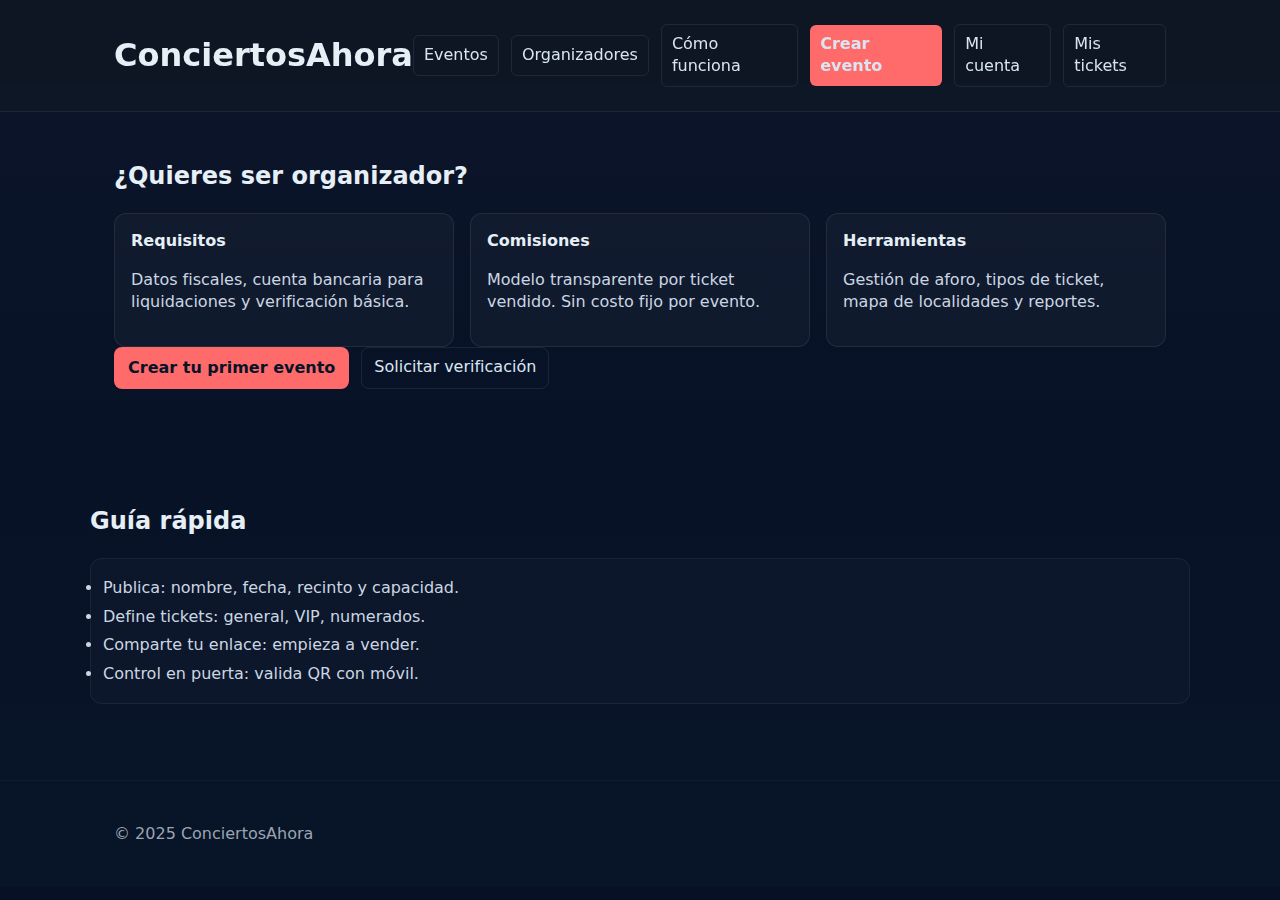
<file: organizers.html>
<!doctype html>
<html lang="es">
<head>
  <meta charset="utf-8" />
  <meta name="viewport" content="width=device-width,initial-scale=1" />
  <title>Organizadores — ConciertosAhora</title>
  <link rel="stylesheet" href="css/nav.css" />
  <link rel="stylesheet" href="css/organizers.css" />
</head>
<body>
  <header class="site-header">
    <div class="container">
      <h1 class="logo">ConciertosAhora</h1>
      <nav class="nav">
        <a href="events.html" class="btn-outline">Eventos</a>
        <a href="organizers.html" class="btn-outline">Organizadores</a>
        <a href="#como-funciona" class="btn-outline">Cómo funciona</a>
        <a href="create-event.html" class="btn">Crear evento</a>
        <a href="account.html" class="btn-outline">Mi cuenta</a>
        <a href="tickets.html" class="btn-outline">Mis tickets</a>
      </nav>
      <button class="menu-toggle" aria-label="Abrir menú">☰</button>
    </div>
  </header>

  <main>
    <section class="section alt">
      <div class="container">
        <h2>¿Quieres ser organizador?</h2>
        <div class="features">
          <div class="feature">
            <h4>Requisitos</h4>
            <p>Datos fiscales, cuenta bancaria para liquidaciones y verificación básica.</p>
          </div>
          <div class="feature">
            <h4>Comisiones</h4>
            <p>Modelo transparente por ticket vendido. Sin costo fijo por evento.</p>
          </div>
          <div class="feature">
            <h4>Herramientas</h4>
            <p>Gestión de aforo, tipos de ticket, mapa de localidades y reportes.</p>
          </div>
        </div>
          <div class="cta-row mt-16">
          <a href="create-event.html" class="btn">Crear tu primer evento</a>
          <a href="auth.html" class="btn-outline">Solicitar verificación</a>
        </div>
      </div>
    </section>

    <section class="container section">
      <h2>Guía rápida</h2>
      <ul>
        <li>Publica: nombre, fecha, recinto y capacidad.</li>
        <li>Define tickets: general, VIP, numerados.</li>
        <li>Comparte tu enlace: empieza a vender.</li>
        <li>Control en puerta: valida QR con móvil.</li>
      </ul>
    </section>
  </main>

  <footer class="site-footer"><div class="container">© 2025 ConciertosAhora</div></footer>

  <script>
    const btn = document.querySelector('.menu-toggle');
    const nav = document.querySelector('.nav');
    btn && btn.addEventListener('click', () => nav.classList.toggle('open'));
  </script>
</body>
</html>
</file>
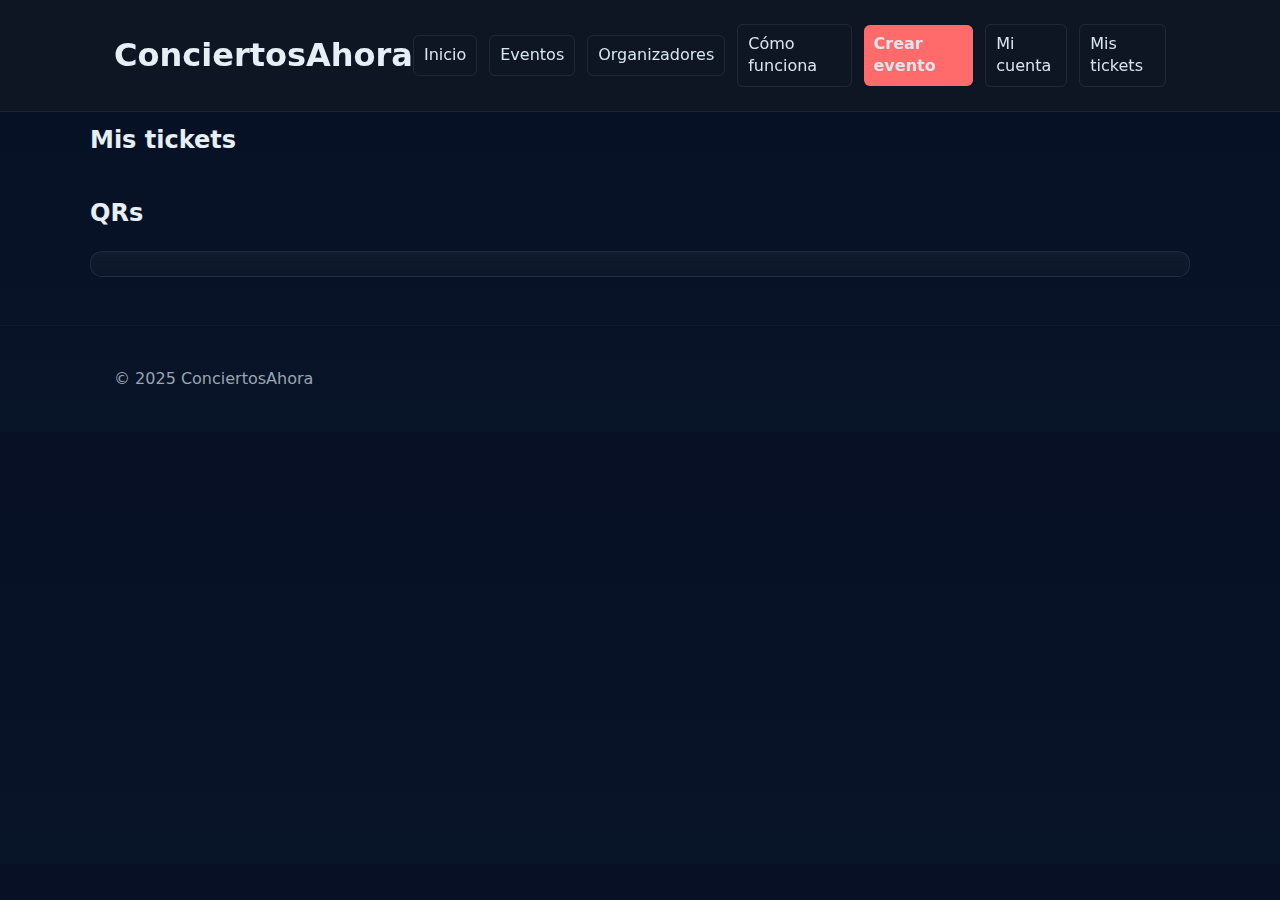
<file: tickets.html>
<!doctype html>
<html lang="es">
<head>
  <meta charset="utf-8" />
  <meta name="viewport" content="width=device-width,initial-scale=1" />
  <title>Mis Tickets — ConciertosAhora</title>
  <link rel="stylesheet" href="css/nav.css" />
  <link rel="stylesheet" href="css/tickets.css" />
</head>
<body>
  <header class="site-header">
    <div class="container">
      <h1 class="logo">ConciertosAhora</h1>
      <nav class="nav">
        <a href="index.html" class="btn-outline">Inicio</a>
        <a href="events.html" class="btn-outline">Eventos</a>
        <a href="organizers.html" class="btn-outline">Organizadores</a>
        <a href="#como-funciona" class="btn-outline">Cómo funciona</a>
        <a href="create-event.html" class="btn">Crear evento</a>
        <a href="account.html" class="btn-outline">Mi cuenta</a>
        <a href="tickets.html" class="btn-outline">Mis tickets</a>
      </nav>
      <button class="menu-toggle" aria-label="Abrir menú">☰</button>
    </div>
  </header>

  <main class="container section">
    <h2>Mis tickets</h2>
    <div id="tickets-list" class="features"></div>
    <h2>QRs</h2>
    <div id="tickets-qr" class="feature"></div>
  </main>

  <footer class="site-footer"><div class="container">© 2025 ConciertosAhora</div></footer>

  <script>
    const btn = document.querySelector('.menu-toggle');
    const nav = document.querySelector('.nav');
    btn && btn.addEventListener('click', () => nav.classList.toggle('open'));
  </script>
  <script src="js/account.js"></script>
</body>
</html>
</file>
<file: css/nav.css>
/* =Variables */
:root {
  --bg: #0f1724;
  --card: #0b1220;
  --accent: #ff6b6b;
  --muted: #9aa4b2;
  --glass: rgba(255, 255, 255, 0.03);
  font-family: Inter, system-ui, -apple-system, "Helvetica Neue", Arial;
}

/* =Reset / Base */
* { box-sizing: border-box; }

body {
  margin: 0;
  background: linear-gradient(180deg, #071025 0%, #081428 100%);
  color: #e6eef6;
  line-height: 1.4;
  padding-top: 80px; /* espacio para header absolute */
}

/* =Layout */
.container {
  max-width: 1100px;
  margin: 0 auto;
  padding: 24px;
}

/* =Header / Nav */
.site-header {
  position: fixed; /* permanece visible al hacer scroll */
  top: 0;
  left: 0;
  right: 0;
  z-index: 50;
  background: rgba(15,23,36,0.85);
  -webkit-backdrop-filter: blur(6px);
  backdrop-filter: blur(6px);
  border-bottom: 1px solid rgba(255,255,255,0.06);
}

.site-header .container {
  display: flex;
  align-items: center;
  justify-content: space-between;
}

.logo {
  font-weight: 700;
  margin: 0;
}

.nav {
  display: flex;
  gap: 12px;
  align-items: center;
}

.nav a {
  color: #d9e6f2;
  text-decoration: none;
  padding: 8px 10px;
  border-radius: 6px;
}

.menu-toggle {
  display: none;
  background: transparent;
  border: 0;
  color: #dae6f1;
  font-size: 20px;
}

/* =Buttons */
.btn {
  background: var(--accent);
  color: #071428;
  padding: 10px 14px;
  border-radius: 8px;
  text-decoration: none;
  font-weight: 600;
}

.btn-outline {
  border: 1px solid rgba(255, 255, 255, 0.08);
  padding: 8px 12px;
  border-radius: 8px;
  color: #d9e6f2;
  text-decoration: none;
  background: transparent; /* evita fondo blanco por estilos del navegador */
}

.btn-outline:hover { background: rgba(255,255,255,0.06); }
.btn-outline:active { background: rgba(255,255,255,0.1); }

button.btn, button.btn-outline { 
  -webkit-appearance: none; 
  appearance: none; 
  border: inherit; 
}

.btn-small {
  background: var(--accent);
  color: #071428;
  padding: 8px 10px;
  border-radius: 8px;
  text-decoration: none;
  font-weight: 600;
}

.btn-link {
  color: #cfeefd;
  text-decoration: none;
  padding: 8px;
}


/* =Responsive */
@media (max-width: 640px) {
  /* Esconde la nav por defecto en móvil */
  .nav { display: none; }
  .menu-toggle { display: block; }
  
  /* Nav abierta en móvil como panel superpuesto */
  .nav.open {
    position: fixed;
    top: 64px; /* altura aproximada del header */
    left: 0;
    right: 0;
    display: flex;
    flex-direction: column;
    gap: 8px;
    padding: 12px 16px 24px;
    background: rgba(15,23,36,0.97);
    -webkit-backdrop-filter: blur(8px);
    backdrop-filter: blur(8px);
    border-bottom: 1px solid rgba(255,255,255,0.06);
  }

  .nav.open a {
    padding: 12px 14px; /* objetivos táctiles más grandes */
    width: 100%;
  }

  /* Asegura que el body deje espacio para el header en pantallas pequeñas */
  body { padding-top: 64px; }
}

/* Mejora de accesibilidad al abrir/cerrar menú */
.menu-toggle:focus { outline: 2px solid var(--accent); outline-offset: 2px; }

/* Transición sutil para el panel */
.nav,
.nav.open { transition: all 0.2s ease-in-out; }
</file>
<file: css/index.css>
/* Estilos específicos de la página Inicio */
.container { 
    max-width: 1100px; 
    margin: 0 auto; 
    padding: 24px; 
}
.section { 
    padding: 36px 0; 
}
.alt { 
    background: linear-gradient(180deg, rgba(255,255,255,0.01), transparent); 
}
.hero { 
    position: relative;
    padding: 56px 0; 
}
.hero-glow{
    position:absolute; inset:0; pointer-events:none;
    background: radial-gradient(1200px 400px at 70% -10%, rgba(255,255,255,0.08), transparent 60%),
                radial-gradient(800px 300px at 10% 10%, rgba(255,107,107,0.12), transparent 60%);
    filter: blur(20px);
}
.hero-inner { 
    display: flex; 
    gap: 28px; 
    align-items: stretch; 
}
.hero h2 { 
    font-size: 28px; 
    margin: 0 0 12px; 
}
.hero p { 
    color: var(--muted); 
    margin: 0 0 18px; 
}
.trust-row{ display:flex; flex-wrap:wrap; gap:10px; margin-top:14px; align-items:center; }
.pill{ background: rgba(255,255,255,0.06); border:1px solid rgba(255,255,255,0.08); padding:6px 10px; border-radius:999px; font-size:12px; color:#d9e6f2; }
.stars{ font-size:12px; color:#ffd46b; margin-left:auto; display:flex; gap:6px; align-items:center; }
.stars em{ font-style: normal; color:#cfeefd; opacity:.85 }
.hero-card { 
    background: var(--glass); 
    padding: 16px; 
    border-radius: 12px; 
    border: 1px solid rgba(255,255,255,0.03); 
    min-width: 260px; 
}
.mini-events { 
    list-style: none; 
    padding: 0; 
    margin: 8px 0 12px; 
}
.mini-events li { 
    display: flex; 
    justify-content: space-between; 
    padding: 6px 0; 
    border-bottom: 1px solid rgba(255,255,255,0.02); 
    color: var(--muted); 
}
.link { 
    color: #cfeefd; 
    text-decoration: none; 
    font-size: 14px; 
}
.grid { 
    display: grid; 
    grid-template-columns: repeat(3, 1fr); 
    gap: 18px; 
    margin-top: 18px; 
}
.card { 
    background: var(--card); 
    border-radius: 12px; 
    overflow: hidden; 
    border: 1px solid rgba(255,255,255,0.03); 
    transition: transform .25s ease, box-shadow .25s ease;
}
.card-img { 
    height: 120px; 
    background-size: cover; 
    background-position: center; 
    position: relative;
}
.card:hover{ transform: translateY(-3px); box-shadow: 0 10px 30px rgba(0,0,0,0.25); }
.badge{ position:absolute; top:10px; left:10px; background: rgba(255,255,255,0.1); border:1px solid rgba(255,255,255,0.2); padding:4px 8px; border-radius:999px; font-size:12px; color:#e6eef6; -webkit-backdrop-filter: blur(6px); backdrop-filter: blur(6px); }
.badge.accent{ background: var(--accent); color:#071428; border-color: transparent; }
.card-img img { 
    width:100%; 
    height:100%; 
    object-fit:cover; 
    object-position:center; 
    display:block; 
}
.card-body { 
    padding: 12px; 
}
.card-actions { 
    display:flex; 
    gap:8px; 
    margin-top:10px; 
}
.features { 
    display:flex; 
    gap:18px; 
    margin-top:18px; 
}
.feature { 
    background: transparent; 
    padding:12px; 
    border-radius:8px; 
    border:1px solid rgba(255,255,255,0.02); 
    flex:1; 
}
.feature h4{ margin:0 0 6px; }
.lead{ color:#cbd6e2; max-width:780px }
.cta { 
    padding:36px 0; 
    text-align:center; 
    background: linear-gradient(180deg, rgba(255,255,255,0.01), rgba(255,255,255,0)); 
}
.banner-rotator { 
    position: relative; 
    width: calc(100% - 200px); 
    margin: 50px auto 0; 
    overflow: hidden; 
}
.banner-track { 
    position: relative;
    display: grid; 
}
.banner-rotator img { 
    width:100%; 
    height:430px; 
    object-fit:cover; 
    opacity:0; 
    transition: opacity .7s ease; 
    grid-area:1/1; 
}
.banner-rotator img.active { 
    opacity:1; 
}
.site-footer { 
    border-top:1px solid rgba(255,255,255,0.03); 
    padding:18px 0; 
    margin-top:24px; 
    color:var(--muted); 
}
.foot-links a { 
    color: var(--muted); 
    text-decoration:none; 
    margin-left:12px; 
}
.mt-16 { margin-top:16px; }

/* Logo strip */
.logo-strip{ padding: 6px 0 0; }
.logos{ display:flex; gap:14px; justify-content:center; align-items:center; flex-wrap:wrap; opacity:.9 }
.logo-pill{ background: rgba(255,255,255,0.04); border:1px solid rgba(255,255,255,0.06); padding:8px 12px; border-radius:999px; font-size:12px; color:#b8c3d1 }


/* Steps */
.steps{ display:grid; grid-template-columns: repeat(3,1fr); gap:12px; margin-top:16px }
.step{ display:flex; gap:10px; align-items:flex-start; background: rgba(255,255,255,0.02); border:1px solid rgba(255,255,255,0.04); padding:12px; border-radius:10px }
.step .num{ width:28px; height:28px; border-radius:50%; background: var(--accent); color:#071428; display:inline-flex; align-items:center; justify-content:center; font-weight:700 }
.step h5{ margin:0 0 4px }
.quote{ margin:18px 0; color:#cfeefd; opacity:.9; border-left:3px solid var(--accent); padding-left:12px }

/* Pricing / Use cases / FAQ */
.pricing{ display:grid; grid-template-columns: 1.2fr 1fr; gap:14px; margin:18px 0 }
.pricing-card{ background: linear-gradient(180deg, rgba(255,255,255,0.04), rgba(255,255,255,0.02)); border:1px solid rgba(255,255,255,0.06); padding:16px; border-radius:12px }
.pricing-card h4{ margin:0 0 8px }
.pricing-card ul{ margin:10px 0 12px; padding-left:18px; color:#cbd6e2 }
.use-cases{ display:grid; grid-template-columns: 1fr; gap:10px }
.ucase{ background: rgba(255,255,255,0.02); border:1px solid rgba(255,255,255,0.04); padding:12px; border-radius:10px }
.faq{ margin: 10px 0 0 }
.faq details{ background: rgba(255,255,255,0.02); border:1px solid rgba(255,255,255,0.04); padding:10px 12px; border-radius:10px; margin-top:8px }
.faq summary{ cursor:pointer; color:#e6eef6 }

/* Thumbs placeholders (opcional si no hay imágenes) */
.thumb-luna{ background-image: linear-gradient(120deg, #25324a, #162136) }
.thumb-rock{ background-image: linear-gradient(120deg, #2f304a, #1c1f35) }
.thumb-electro{ background-image: linear-gradient(120deg, #18324a, #0f2338) }

@media (max-width:900px){ .hero-inner { flex-direction:column; } .grid { grid-template-columns:repeat(2,1fr); } .banner-rotator { width:100%; } .banner-rotator img { height:260px; } }
@media (max-width:640px){ .grid { grid-template-columns:1fr; } .features { flex-direction:column; } .stats{ grid-template-columns:1fr } .steps{ grid-template-columns:1fr } .pricing{ grid-template-columns:1fr } .stars{ margin-left:0 } .nav.open{ display:flex; flex-direction:column; position:absolute; top:70px; right:16px; left:16px; background: rgba(15,23,36,0.95); border:1px solid rgba(255,255,255,0.08); border-radius:12px; padding:8px; gap:6px } .nav.open a{ display:block; }
}
</file>
<file: css/events.css>
/* =Miniaturas Eventos */
.thumb-luna { background: linear-gradient(135deg,#ff7a7a,#ffb86b); }
.thumb-rock { background: linear-gradient(135deg,#7ad1ff,#7ae7c7); }
.thumb-electro { background: linear-gradient(135deg,#c27bff,#ff7bd1); }
.thumb-indie { background: linear-gradient(135deg,#ffe66b,#ff6b6b); }
.thumb-jazz { background: linear-gradient(135deg,#6bffb3,#6bb7ff); }
.thumb-electronova { background: linear-gradient(135deg,#ff6bd4,#ffaa6b); }

/* =Listado dinámico */
.loading { color: var(--muted); }
.muted { color: var(--muted); }

/* =Detalle evento */
.event-detail { display: flex; flex-direction: column; gap: 24px; }
.event-head { display: flex; gap: 28px; align-items: flex-start; }
.event-thumb { width: 240px; height: 180px; border-radius: 12px; flex-shrink: 0; }
.event-info h2 { margin: 0 0 8px; }
.event-actions { display: flex; gap: 12px; margin: 16px 0; }
.event-tags { display: flex; gap: 8px; flex-wrap: wrap; }
.event-tags span { background: var(--glass); padding: 4px 10px; border-radius: 20px; font-size: 12px; }

/* =Seat map */
.seat-map { margin-top: 32px; }
.seat-map h3 { margin: 0 0 12px; font-size: 18px; }
.seat-map img { max-width: 100%; border-radius: 12px; display: block; }

@media (max-width:900px){
	.event-head { flex-direction: column; }
	.event-thumb { width: 100%; height: 160px; }
}
</file>
<file: css/auth.css>
/* Base layout auth */
.container { max-width:1100px; margin:0 auto; padding:24px; }
.site-footer { border-top:1px solid rgba(255,255,255,0.03); padding:18px 0; margin-top:24px; color:var(--muted); }
.foot-links a { color: var(--muted); text-decoration:none; margin-left:12px; }
/* Estilos específicos de autenticación */
.section { padding: 24px 0; }
.auth-card { max-width: 420px; margin: 0 auto; border: 1px solid rgba(255,255,255,0.08); border-radius: 12px; padding: 16px; }
</file>
<file: css/checkout.css>
/* Base layout checkout */
.container { 
    max-width:1100px; 
    margin:0 auto; 
    padding:24px; 
}
.site-footer { 
    border-top:1px solid 
    rgba(255,255,255,0.03); 
    padding:18px 0; 
    margin-top:24px; 
    color:var(--muted);
 }
.foot-links a { 
    color: var(--muted); 
    text-decoration:none; 
    margin-left:12px; 
}
.section { 
    padding: 24px 0; 
}
.checkout-grid { 
    display: grid; 
    grid-template-columns: 1fr 1fr; 
    gap: 24px;
 }
.summary { 
    border: 1px solid 
    rgba(255,255,255,0.08); 
    border-radius: 12px; 
    padding: 16px;
}
/* Utilities */
.mt-10{ margin-top:10px }
.mt-12{ margin-top:12px }

/* Form styling */
.summary label{ display:flex; flex-direction:column; gap:6px; margin-top:10px }
.summary input, .summary select{ background: rgba(255,255,255,0.06); border:1px solid rgba(255,255,255,0.1); color:#e6eef6; border-radius:8px; padding:10px; height:40px }
.summary select{
    -webkit-appearance: none;
    appearance: none;
    color-scheme: dark;
    padding-right: 36px; /* espacio para flecha */
    background-image: url("data:image/svg+xml,%3Csvg xmlns='http://www.w3.org/2000/svg' width='14' height='14' viewBox='0 0 24 24' fill='none' stroke='%239aa4b2' stroke-width='2' stroke-linecap='round' stroke-linejoin='round'%3E%3Cpolyline points='6 9 12 15 18 9'%3E%3C/polyline%3E%3C/svg%3E");
    background-repeat: no-repeat;
    background-position: right 10px center;
    background-size: 14px;
}
.summary select option{ background: var(--card); color:#e6eef6; }
.summary select::-ms-expand{ display:none; }
.summary input:focus, .summary select:focus{ outline:none; border-color: var(--accent); box-shadow: 0 0 0 3px rgba(255,107,107,0.18) }
.form-grid{ display:grid; grid-template-columns:1fr; gap:8px }
.row{ display:grid; grid-template-columns:1fr 1fr; gap:8px }
.qty-stepper{ display:inline-flex; align-items:center; gap:8px; background: rgba(255,255,255,0.06); border:1px solid rgba(255,255,255,0.1); border-radius:999px; padding:4px }
.qty-stepper .qty{ min-width:24px; text-align:center; font-weight:700 }
/* Botones del stepper con fondo transparente, sin blanco del sistema */
.qty-stepper button.btn-outline{ 
    background: transparent; 
    color:#e6eef6; 
    border-color: rgba(255,255,255,0.18);
    width:32px; height:32px; 
    display:inline-flex; align-items:center; justify-content:center; 
    border-radius:999px; 
}
.qty-stepper button.btn-outline:hover{ background: rgba(255,255,255,0.06); }
.qty-stepper button.btn-outline:active{ background: rgba(255,255,255,0.1); }
@media (max-width:640px){ .row{ grid-template-columns:1fr } }
</file>
<file: css/event.css>
/* Layout base para detalle evento */
.container { max-width:1100px; margin:0 auto; padding:24px; }
.section { padding:36px 0; }
.card-img { height:180px; background-size:cover; background-position:center; }
.card-img img { width:100%; height:100%; object-fit:cover; object-position:center; display:block; }
.muted { color: var(--muted); }
.site-footer { border-top:1px solid rgba(255,255,255,0.03); padding:18px 0; margin-top:24px; color:var(--muted); }
.foot-links a { color: var(--muted); text-decoration:none; margin-left:12px; }
/* Estilos específicos de la página de detalle de evento */
.event-detail { display: grid; grid-template-columns: 1.2fr 0.8fr; gap: 24px; }
.event-detail .loading { padding: 24px; }
</file>
<file: css/organizers.css>
/* Base layout organizadores */
.container { max-width:1100px; margin:0 auto; padding:24px; }
.section { padding:36px 0; }
.alt { background: linear-gradient(180deg, rgba(255,255,255,0.01), transparent); }
.site-footer { border-top:1px solid rgba(255,255,255,0.03); padding:18px 0; margin-top:24px; color:var(--muted); }
.foot-links a { color: var(--muted); text-decoration:none; margin-left:12px; }
/* Estilos específicos de Organizadores */
.section.alt { background: linear-gradient(180deg, rgba(255,255,255,0.02), rgba(255,255,255,0)); }
.features { display: grid; grid-template-columns: repeat(3,1fr); gap: 16px; }
.feature { padding: 16px; border: 1px solid rgba(255,255,255,0.08); border-radius: 12px; background: rgba(255,255,255,0.03); }
.feature h4{ margin:0 0 6px }
.feature p{ color:#cbd6e2 }
.cta-row { display: flex; gap: 12px; }
ul{ color:#cbd6e2; border:1px solid rgba(255,255,255,0.06); border-radius:12px; padding:12px; background: rgba(255,255,255,0.02) }
ul li{ margin:6px 0 }
@media (max-width:900px){ .features{ grid-template-columns: 1fr 1fr } }
@media (max-width:640px){ .features{ grid-template-columns: 1fr } }
</file>
<file: css/tickets.css>
/* Base layout tickets */
.container { max-width:1100px; margin:0 auto; padding:24px; }
.site-footer { border-top:1px solid rgba(255,255,255,0.03); padding:18px 0; margin-top:24px; color:var(--muted); }
.foot-links a { color: var(--muted); text-decoration:none; margin-left:12px; }
/* Estilos específicos de Mis Tickets */
.section { padding: 24px 0; }
.features { display: grid; grid-template-columns: repeat(2,1fr); gap: 16px; }
.feature { padding: 12px; border: 1px solid rgba(255,255,255,0.08); border-radius: 12px; background: linear-gradient(180deg, rgba(255,255,255,0.04), rgba(255,255,255,0.02)); }
.feature strong{ display:block; margin-bottom:6px }
.feature .muted{ color: var(--muted) }
.qr-grid{ display:grid; grid-template-columns: repeat(4, 110px); gap:12px; align-items:center }
.qr-grid img{ width:110px; height:110px; border-radius:8px; border:1px solid rgba(255,255,255,0.08); background:#fff }
@media (max-width:900px){ .features{ grid-template-columns:1fr } .qr-grid{ grid-template-columns: repeat(3, 100px) } }
@media (max-width:640px){ .qr-grid{ grid-template-columns: repeat(2, 100px) } }
</file>
